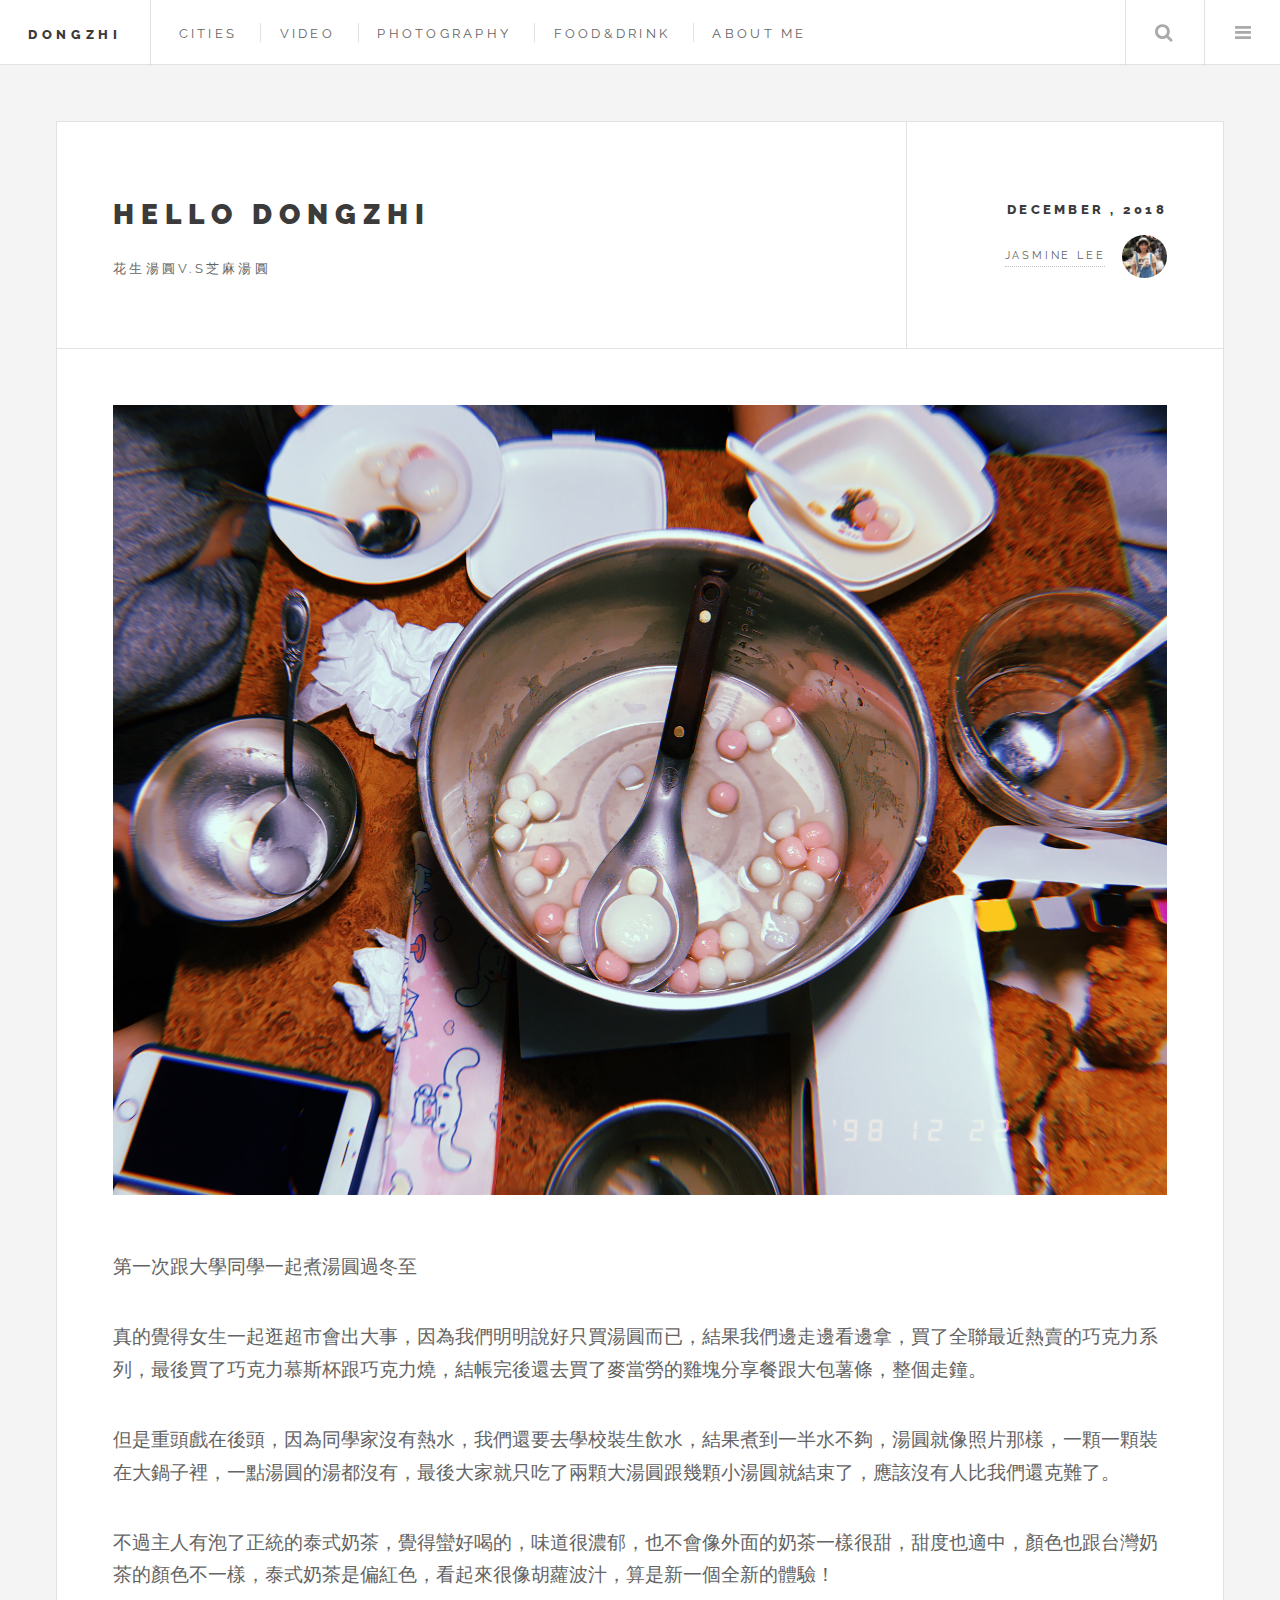
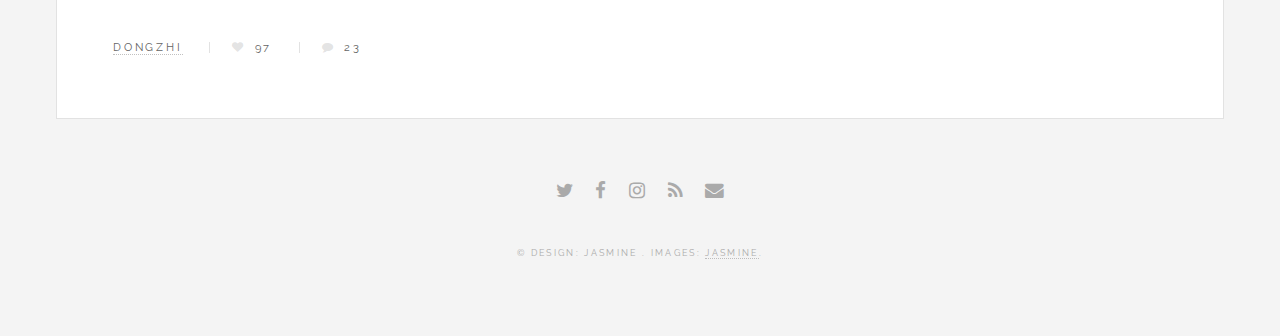
<file: emily.html>
<!DOCTYPE HTML>
<!--
	Future Imperfect by HTML5 UP
	html5up.net | @ajlkn
	Free for personal and commercial use under the CCA 3.0 license (html5up.net/license)
-->
<html>
	<head>
		<title>Single - Future Imperfect by HTML5 UP</title>
		<meta charset="utf-8" />
		<meta name="viewport" content="width=device-width, initial-scale=1, user-scalable=no" />
		<link rel="stylesheet" href="assets/css/main.css" />
	</head>
	<body class="single is-preload">

		<!-- Wrapper -->
			<div id="wrapper">

				<!-- Header -->
					<header id="header">
						<h1><a href="index.html">dongzhi</a></h1>
						<nav class="links">
							<ul>
                                <li><a href="#">CITIES</a></li>
								<li><a href="#">VIDEO</a></li>
								<li><a href="#">PHOTOGRAPHY</a></li>
								<li><a href="#">FOOD&DRINK</a></li>
								<li><a href="#">ABOUT ME</a></li>
							</ul>
						</nav>
						<nav class="main">
							<ul>
								<li class="search">
									<a class="fa-search" href="#search">Search</a>
									<form id="search" method="get" action="#">
										<input type="text" name="query" placeholder="Search" />
									</form>
								</li>
								<li class="menu">
									<a class="fa-bars" href="#menu">Menu</a>
								</li>
							</ul>
						</nav>
					</header>

				<!-- Menu -->
					<section id="menu">

						<!-- Search -->
							<section>
								<form class="search" method="get" action="#">
									<input type="text" name="query" placeholder="Search" />
								</form>
							</section>

						<!-- Links -->
							<section>
								<ul class="links">
									<li>
										<a href="#">
											<h3>花生</h3>
											<p></p>
										</a>
									</li>
									<li>
										<a href="#">
											<h3>芝麻</h3>
											<p></p>
										</a>
									</li>
									<li>
										<a href="#">
											<h3>小湯圓</h3>
											<p></p>
										</a>
									</li>
									<li>
										<a href="#">
											<h3>雞塊分享餐</h3>
											<p></p>
										</a>
									</li>
								</ul>
							</section>

						<!-- Actions -->
							<section>
								<ul class="actions stacked">
									<li><a href="#" class="button large fit">Log In</a></li>
								</ul>
							</section>

					</section>

				<!-- Main -->
					<div id="main">

						<!-- Post -->
							<article class="post">
								<header>
									<div class="title">
										<h2><a href="#">Hello Dongzhi</a></h2>
										<p>花生湯圓v.s芝麻湯圓</p>
									</div>
									<div class="meta">
										<time class="published" datetime="2015-11-01">December , 2018</time>
										<a href="#" class="author"><span class="name">Jasmine Lee</span><img src="img/1293.jpg" alt="" /></a>
									</div>
								</header>
								<span class="image featured"><img src="img/3896b.jpg" alt="" /></span>
								<p>第一次跟大學同學一起煮湯圓過冬至</p>
								<p>真的覺得女生一起逛超市會出大事，因為我們明明說好只買湯圓而已，結果我們邊走邊看邊拿，買了全聯最近熱賣的巧克力系列，最後買了巧克力慕斯杯跟巧克力燒，結帳完後還去買了麥當勞的雞塊分享餐跟大包薯條，整個走鐘。</p>
								<p>但是重頭戲在後頭，因為同學家沒有熱水，我們還要去學校裝生飲水，結果煮到一半水不夠，湯圓就像照片那樣，一顆一顆裝在大鍋子裡，一點湯圓的湯都沒有，最後大家就只吃了兩顆大湯圓跟幾顆小湯圓就結束了，應該沒有人比我們還克難了。</p>
								<p>不過主人有泡了正統的泰式奶茶，覺得蠻好喝的，味道很濃郁，也不會像外面的奶茶一樣很甜，甜度也適中，顏色也跟台灣奶茶的顏色不一樣，泰式奶茶是偏紅色，看起來很像胡蘿波汁，算是新一個全新的體驗！</p>
								<footer>
									<ul class="stats">
										<li><a href="#">dongzhi</a></li>
										<li><a href="#" class="icon fa-heart">97</a></li>
										<li><a href="#" class="icon fa-comment">23</a></li>
									</ul>
								</footer>
							</article>

					</div>

				<!-- Footer -->
					<section id="footer">
						<ul class="icons">
							<li><a href="#" class="fa-twitter"><span class="label">Twitter</span></a></li>
							<li><a href="#" class="fa-facebook"><span class="label">Facebook</span></a></li>
							<li><a href="#" class="fa-instagram"><span class="label">Instagram</span></a></li>
							<li><a href="#" class="fa-rss"><span class="label">RSS</span></a></li>
							<li><a href="#" class="fa-envelope"><span class="label">Email</span></a></li>
						</ul>
						<p class="copyright">&copy;  Design: Jasmine <a href="#"></a>. Images: <a href="#">Jasmine</a>.</p>
					</section>

			</div>

		<!-- Scripts -->
			<script src="assets/js/jquery.min.js"></script>
			<script src="assets/js/browser.min.js"></script>
			<script src="assets/js/breakpoints.min.js"></script>
			<script src="assets/js/util.js"></script>
			<script src="assets/js/main.js"></script>

	</body>
</html>
</file>
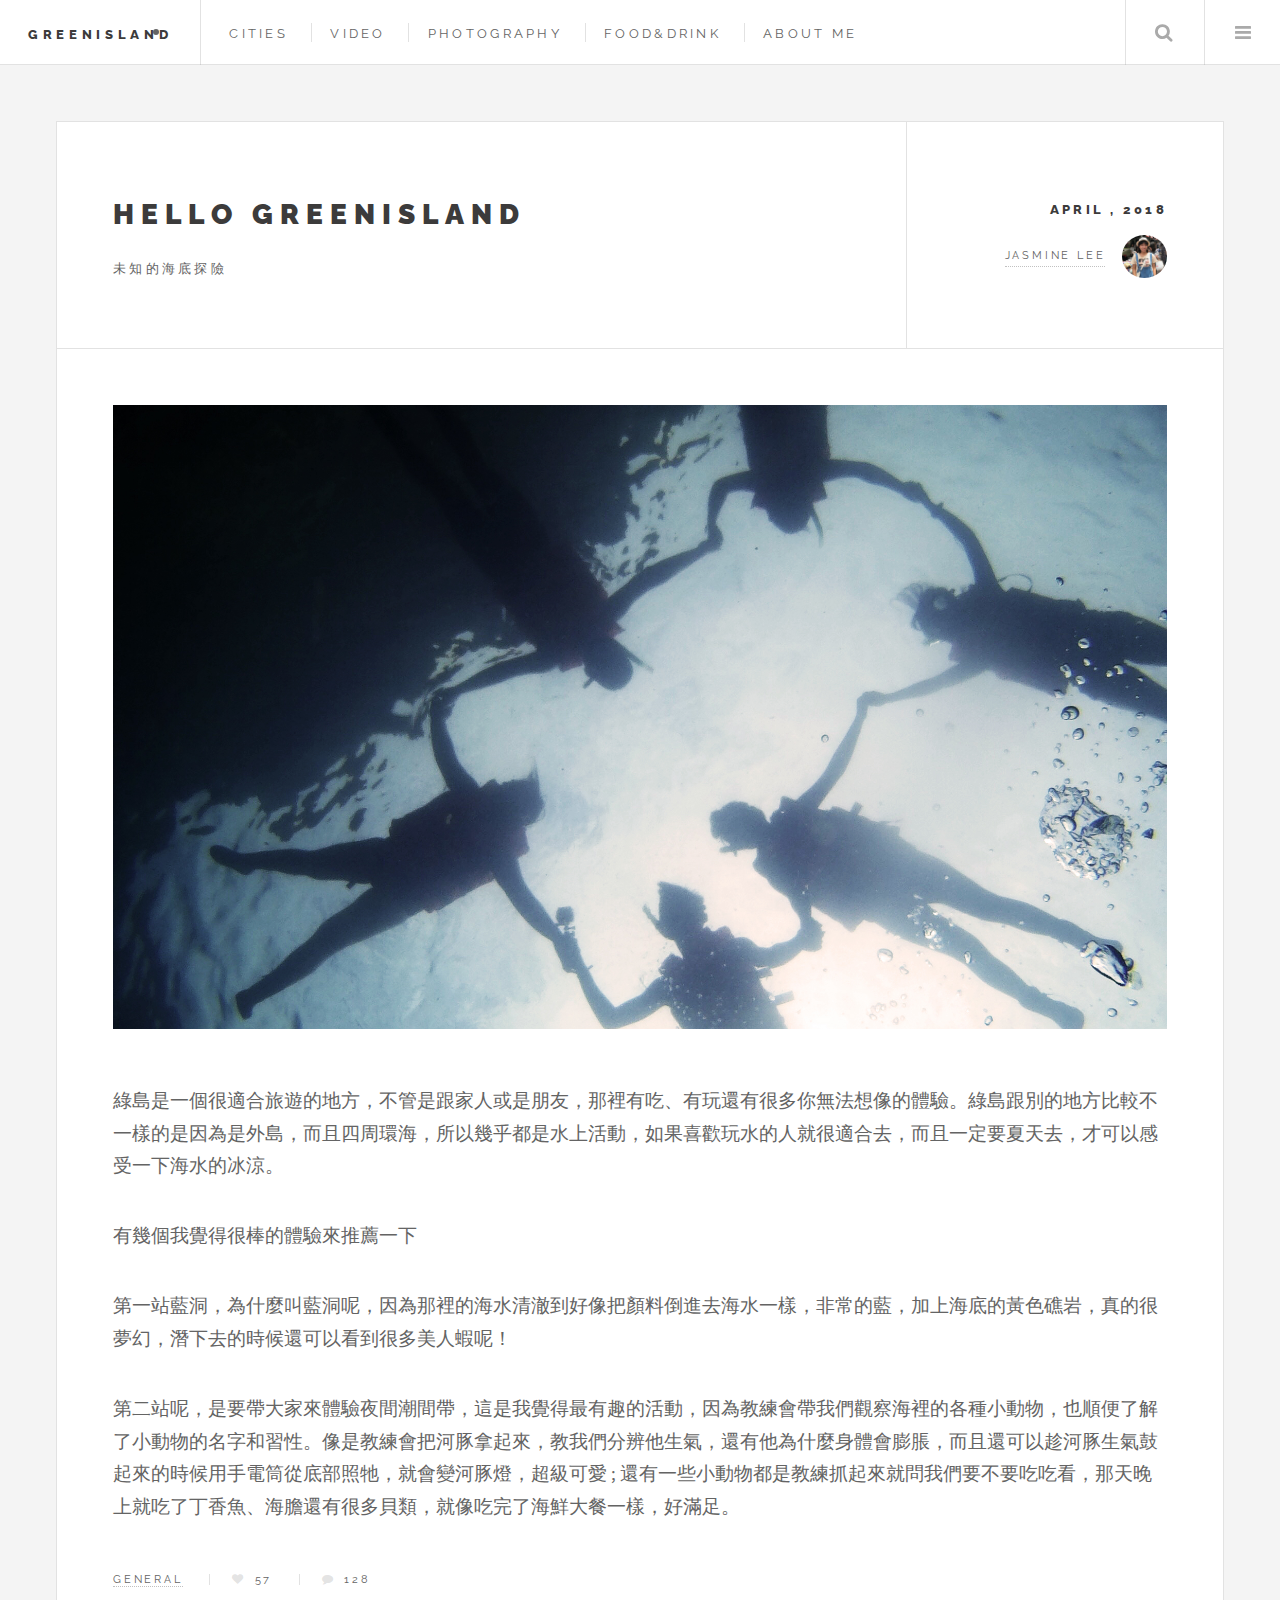
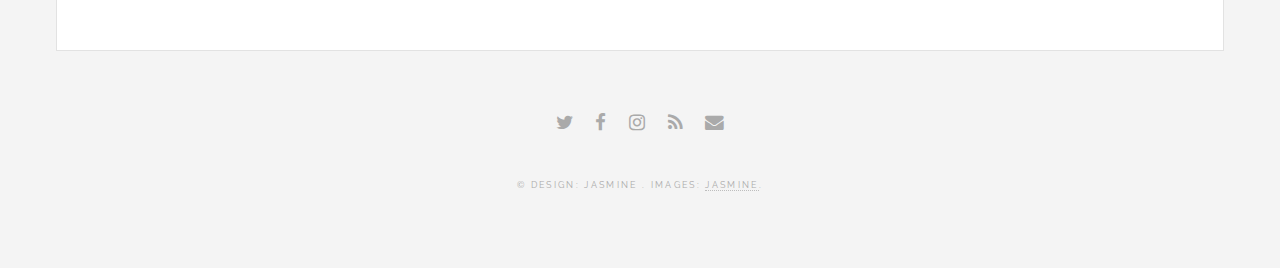
<file: greenisland.html>
<!DOCTYPE HTML>
<!--
	Future Imperfect by HTML5 UP
	html5up.net | @ajlkn
	Free for personal and commercial use under the CCA 3.0 license (html5up.net/license)
-->
<html>
	<head>
		<title>Single - Future Imperfect by HTML5 UP</title>
		<meta charset="utf-8" />
		<meta name="viewport" content="width=device-width, initial-scale=1, user-scalable=no" />
		<link rel="stylesheet" href="assets/css/main.css" />
	</head>
	<body class="single is-preload">

		<!-- Wrapper -->
			<div id="wrapper">

				<!-- Header -->
					<header id="header">
						<h1><a href="index.html">greenisland</a></h1>
						<li><a href=""></a></li>

						<nav class="links">
							<ul>
								<li><a href="#">CITIES</a></li>
								<li><a href="#">VIDEO</a></li>
								<li><a href="#">PHOTOGRAPHY</a></li>
								<li><a href="#">FOOD&DRINK</a></li>
								<li><a href="#">ABOUT ME</a></li>
							</ul>
						</nav>
						<nav class="main">
							<ul>
								<li class="search">
									<a class="fa-search" href="#search">Search</a>
									<form id="search" method="get" action="#">
										<input type="text" name="query" placeholder="Search" />
									</form>
								</li>
								<li class="menu">
									<a class="fa-bars" href="#menu">Menu</a>
								</li>
							</ul>
						</nav>
					</header>

				<!-- Menu -->
					<section id="menu">

						<!-- Search -->
							<section>
								<form class="search" method="get" action="#">
									<input type="text" name="query" placeholder="Search" />
								</form>
							</section>

						<!-- Links -->
							<section>
								<ul class="links">
									<li>
										<a href="#">
											<h3>綠島燈塔</h3>
											<p></p>
										</a>
									</li>
									<li>
										<a href="#">
											<h3>藍洞</h3>
											<p></p>
										</a>
									</li>
									<li>
										<a href="#">
											<h3>朝日溫泉</h3>
											<p></p>
										</a>
									</li>
									<li>
										<a href="#">
											<h3>奇岩巨石</h3>
											<p></p>
										</a>
									</li>
								</ul>
							</section>

						<!-- Actions -->
							<section>
								<ul class="actions stacked">
									<li><a href="#" class="button large fit">Log In</a></li>
								</ul>
							</section>

					</section>

				<!-- Main -->
					<div id="main">

						<!-- Post -->
							<article class="post">
								<header>
									<div class="title">
										<h2><a href="#">Hello Greenisland</a></h2>
										<p>未知的海底探險</p>
									</div>
									<div class="meta">
										<time class="published" datetime="2015-11-01">April , 2018</time>
										<a href="#" class="author"><span class="name">Jasmine Lee</span><img src="img/1293.jpg" alt="" /></a>
									</div>
								</header>
								<span class="image featured"><img src="img/0879new.jpg" alt="" /></span>
								<p>綠島是一個很適合旅遊的地方，不管是跟家人或是朋友，那裡有吃、有玩還有很多你無法想像的體驗。綠島跟別的地方比較不一樣的是因為是外島，而且四周環海，所以幾乎都是水上活動，如果喜歡玩水的人就很適合去，而且一定要夏天去，才可以感受一下海水的冰涼。</p>
								<p>有幾個我覺得很棒的體驗來推薦一下</p>
								<p>第一站藍洞，為什麼叫藍洞呢，因為那裡的海水清澈到好像把顏料倒進去海水一樣，非常的藍，加上海底的黃色礁岩，真的很夢幻，潛下去的時候還可以看到很多美人蝦呢！</p>
								<p>第二站呢，是要帶大家來體驗夜間潮間帶，這是我覺得最有趣的活動，因為教練會帶我們觀察海裡的各種小動物，也順便了解了小動物的名字和習性。像是教練會把河豚拿起來，教我們分辨他生氣，還有他為什麼身體會膨脹，而且還可以趁河豚生氣鼓起來的時候用手電筒從底部照牠，就會變河豚燈，超級可愛 ; 還有一些小動物都是教練抓起來就問我們要不要吃吃看，那天晚上就吃了丁香魚、海膽還有很多貝類，就像吃完了海鮮大餐一樣，好滿足。</p>
								<footer>
									<ul class="stats">
										<li><a href="#">General</a></li>
										<li><a href="#" class="icon fa-heart">57</a></li>
										<li><a href="#" class="icon fa-comment">128</a></li>
									</ul>
								</footer>
							</article>

					</div>

				<!-- Footer -->
					<section id="footer">
						<ul class="icons">
							<li><a href="#" class="fa-twitter"><span class="label">Twitter</span></a></li>
							<li><a href="#" class="fa-facebook"><span class="label">Facebook</span></a></li>
							<li><a href="#" class="fa-instagram"><span class="label">Instagram</span></a></li>
							<li><a href="#" class="fa-rss"><span class="label">RSS</span></a></li>
							<li><a href="#" class="fa-envelope"><span class="label">Email</span></a></li>
						</ul>
						<p class="copyright">&copy;  Design: Jasmine <a href="#"></a>. Images: <a href="#">Jasmine</a>.</p>
					</section>

			</div>

		<!-- Scripts -->
			<script src="assets/js/jquery.min.js"></script>
			<script src="assets/js/browser.min.js"></script>
			<script src="assets/js/breakpoints.min.js"></script>
			<script src="assets/js/util.js"></script>
			<script src="assets/js/main.js"></script>

	</body>
</html>
</file>
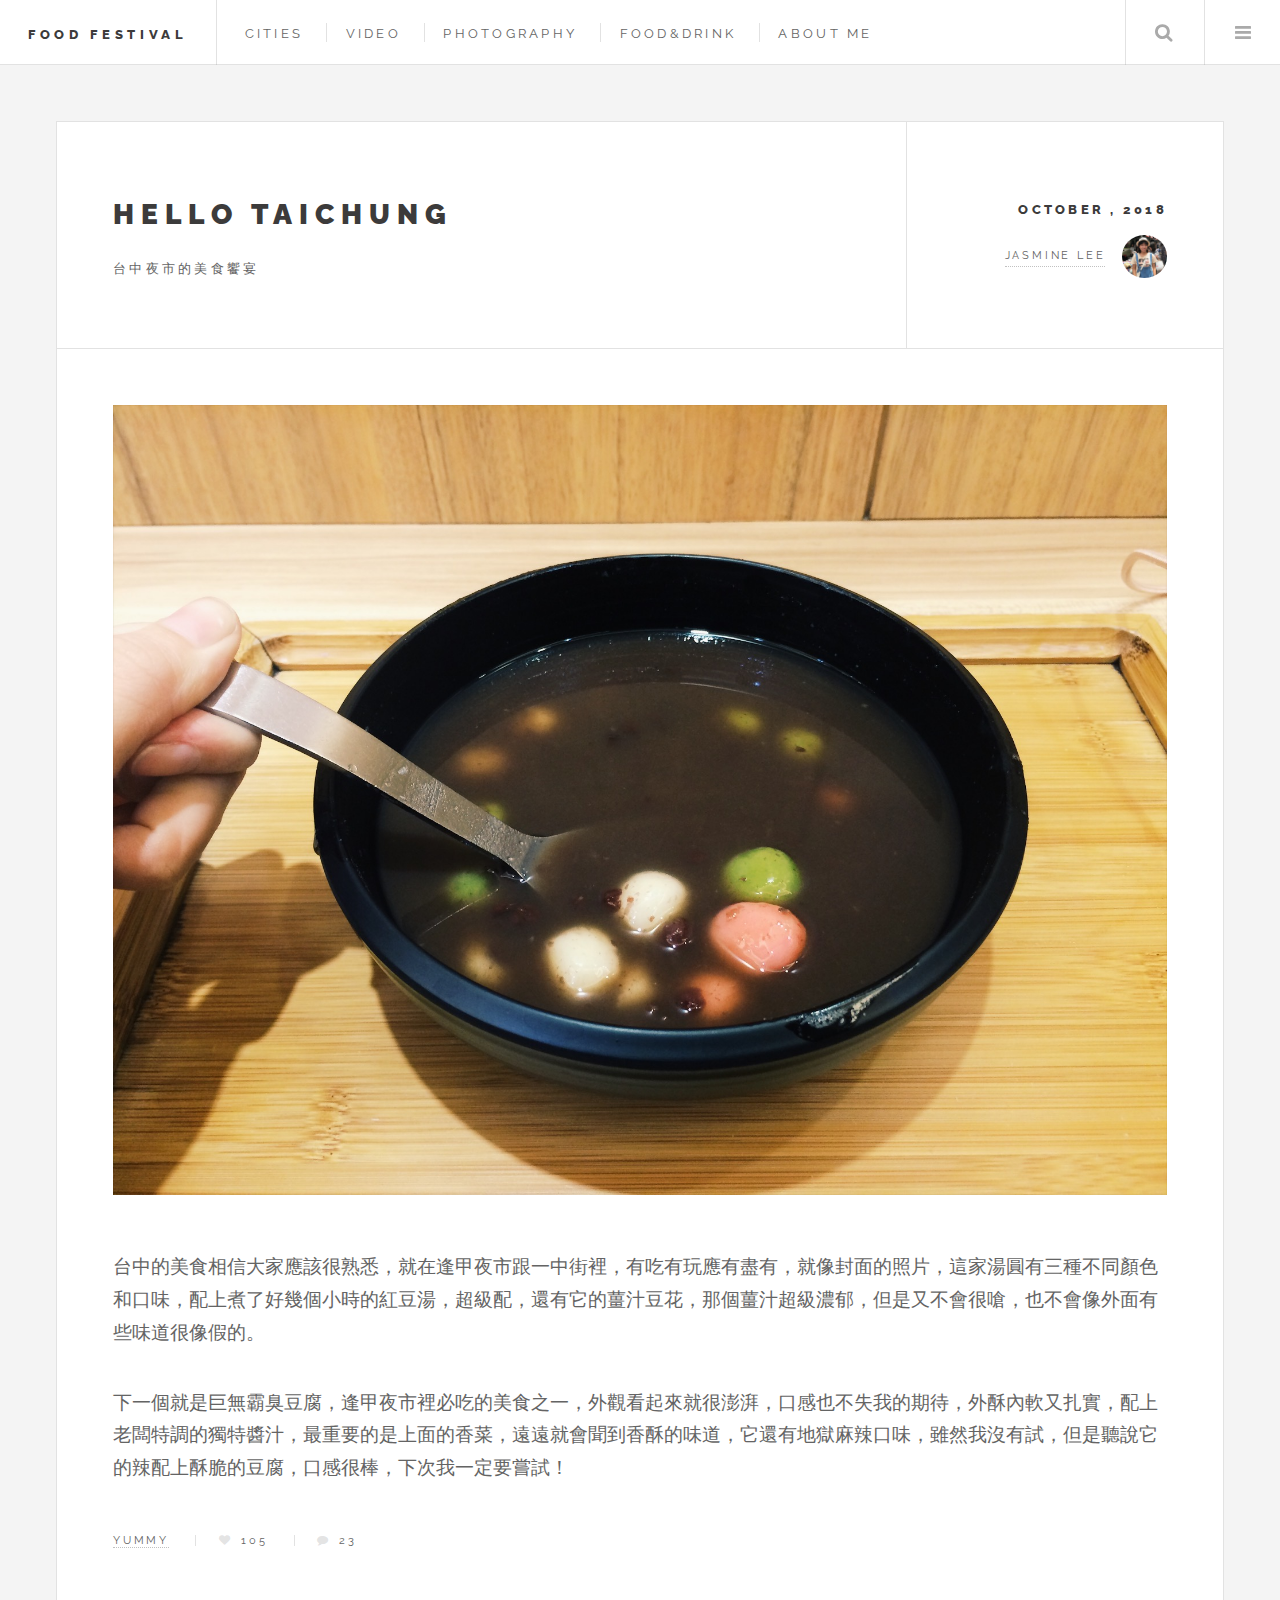
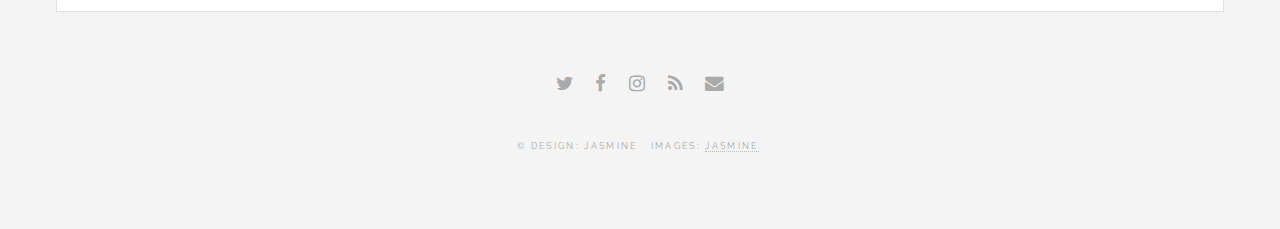
<file: Taichung.html>
<!DOCTYPE HTML>
<!--
	Future Imperfect by HTML5 UP
	html5up.net | @ajlkn
	Free for personal and commercial use under the CCA 3.0 license (html5up.net/license)
-->
<html>
	<head>
		<title>Single - Future Imperfect by HTML5 UP</title>
		<meta charset="utf-8" />
		<meta name="viewport" content="width=device-width, initial-scale=1, user-scalable=no" />
		<link rel="stylesheet" href="assets/css/main.css" />
	</head>
	<body class="single is-preload">

		<!-- Wrapper -->
			<div id="wrapper">

				<!-- Header -->
					<header id="header">
						<h1><a href="index.html">food festival</a></h1>
						<nav class="links">
							<ul>
								<li><a href="#">CITIES</a></li>
								<li><a href="#">VIDEO</a></li>
								<li><a href="#">PHOTOGRAPHY</a></li>
								<li><a href="#">FOOD&DRINK</a></li>
								<li><a href="#">ABOUT ME</a></li>
							</ul>
						</nav>
						<nav class="main">
							<ul>
								<li class="search">
									<a class="fa-search" href="#search">Search</a>
									<form id="search" method="get" action="#">
										<input type="text" name="query" placeholder="Search" />
									</form>
								</li>
								<li class="menu">
									<a class="fa-bars" href="#menu">Menu</a>
								</li>
							</ul>
						</nav>
					</header>

				<!-- Menu -->
					<section id="menu">

						<!-- Search -->
							<section>
								<form class="search" method="get" action="#">
									<input type="text" name="query" placeholder="Search" />
								</form>
							</section>

						<!-- Links -->
							<section>
								<ul class="links">
									<li>
										<a href="#">
											<h3>炸雞</h3>
											<p></p>
										</a>
									</li>
									<li>
										<a href="#">
											<h3>巨無霸臭豆腐</h3>
											<p></p>
										</a>
									</li>
									<li>
										<a href="#">
											<h3>木瓜牛奶</h3>
											<p></p>
										</a>
									</li>
									<li>
										<a href="#">
											<h3>烤蝦</h3>
											<p></p>
										</a>
									</li>
								</ul>
							</section>

						<!-- Actions -->
							<section>
								<ul class="actions stacked">
									<li><a href="#" class="button large fit">Log In</a></li>
								</ul>
							</section>

					</section>

				<!-- Main -->
					<div id="main">

						<!-- Post -->
							<article class="post">
								<header>
									<div class="title">
										<h2><a href="#">Hello 
										Taichung</a></h2>
										<p>台中夜市的美食饗宴</p>
									</div>
									<div class="meta">
										<time class="published" datetime="2015-11-01">October , 2018</time>
										<a href="#" class="author"><span class="name">Jasmine Lee</span><img src="img/1293.jpg" alt="" /></a>
									</div>
								</header>
								<span class="image featured"><img src="img/IMG_3878.jpeg" alt="" /></span>
								<p>台中的美食相信大家應該很熟悉，就在逢甲夜市跟一中街裡，有吃有玩應有盡有，就像封面的照片，這家湯圓有三種不同顏色和口味，配上煮了好幾個小時的紅豆湯，超級配，還有它的薑汁豆花，那個薑汁超級濃郁，但是又不會很嗆，也不會像外面有些味道很像假的。</p>
								<p>下一個就是巨無霸臭豆腐，逢甲夜市裡必吃的美食之一，外觀看起來就很澎湃，口感也不失我的期待，外酥內軟又扎實，配上老闆特調的獨特醬汁，最重要的是上面的香菜，遠遠就會聞到香酥的味道，它還有地獄麻辣口味，雖然我沒有試，但是聽說它的辣配上酥脆的豆腐，口感很棒，下次我一定要嘗試！</p>
								<footer>
									<ul class="stats">
										<li><a href="#">yummy</a></li>
										<li><a href="#" class="icon fa-heart">105</a></li>
										<li><a href="#" class="icon fa-comment">23</a></li>
									</ul>
								</footer>
							</article>

					</div>

				<!-- Footer -->
					<section id="footer">
						<ul class="icons">
							<li><a href="#" class="fa-twitter"><span class="label">Twitter</span></a></li>
							<li><a href="#" class="fa-facebook"><span class="label">Facebook</span></a></li>
							<li><a href="https://www.instagram.com/explore/locations/270904344/" class="fa-instagram"><span class="label">Instagram</span></a></li>
							<li><a href="#" class="fa-rss"><span class="label">RSS</span></a></li>
							<li><a href="#" class="fa-envelope"><span class="label">Email</span></a></li>
						</ul>
						<p class="copyright">&copy;  Design: Jasmine <a href="#"></a>. Images: <a href="#">Jasmine</a>.</p>
					</section>

			</div>

		<!-- Scripts -->
			<script src="assets/js/jquery.min.js"></script>
			<script src="assets/js/browser.min.js"></script>
			<script src="assets/js/breakpoints.min.js"></script>
			<script src="assets/js/util.js"></script>
			<script src="assets/js/main.js"></script>

	</body>
</html>
</file>
<file: assets/css/main.css>
@import url(font-awesome.min.css);
@import url("https://fonts.googleapis.com/css?family=Source+Sans+Pro:400,700|Raleway:400,800,900");

/*
	Future Imperfect by HTML5 UP
	html5up.net | @ajlkn
	Free for personal and commercial use under the CCA 3.0 license (html5up.net/license)
*/

html, body, div, span, applet, object,
iframe, h1, h2, h3, h4, h5, h6, p, blockquote,
pre, a, abbr, acronym, address, big, cite,
code, del, dfn, em, img, ins, kbd, q, s, samp,
small, strike, strong, sub, sup, tt, var, b,
u, i, center, dl, dt, dd, ol, ul, li, fieldset,
form, label, legend, table, caption, tbody,
tfoot, thead, tr, th, td, article, aside,
canvas, details, embed, figure, figcaption,
footer, header, hgroup, menu, nav, output, ruby,
section, summary, time, mark, audio, video {
	margin: 0;
	padding: 0;
	border: 0;
	font-size: 100%;
	font: inherit;
	vertical-align: baseline;}

article, aside, details, figcaption, figure,
footer, header, hgroup, menu, nav, section {
	display: block;}

body {
	line-height: 1;
}

ol, ul {
	list-style: none;
}

blockquote, q {
	quotes: none;
}

	blockquote:before, blockquote:after, q:before, q:after {
		content: '';
		content: none;
	}

table {
	border-collapse: collapse;
	border-spacing: 0;
}

body {
	-webkit-text-size-adjust: none;
}

mark {
	background-color: transparent;
	color: inherit;
}

input::-moz-focus-inner {
	border: 0;
	padding: 0;
}

input, select, textarea {
	-moz-appearance: none;
	-webkit-appearance: none;
	-ms-appearance: none;
	appearance: none;
}

/* Basic */

	@-ms-viewport {
		width: device-width;
	}

	body {
		-ms-overflow-style: scrollbar;
	}

	@media screen and (max-width: 480px) {

		html, body {
			min-width: 320px;
		}

	}

	html {
		box-sizing: border-box;
	}

	*, *:before, *:after {
		box-sizing: inherit;
	}

	body {
		background: #f4f4f4;
	}

		body.is-preload *, body.is-preload *:before, body.is-preload *:after {
			-moz-animation: none !important;
			-webkit-animation: none !important;
			-ms-animation: none !important;
			animation: none !important;
			-moz-transition: none !important;
			-webkit-transition: none !important;
			-ms-transition: none !important;
			transition: none !important;
		}

/* Type */

	body, input, select, textarea {
		color: #646464;
		font-family: "Source Sans Pro", Helvetica, sans-serif;
		font-size: 14pt;
		font-weight: 400;
		line-height: 1.75;
	}

		@media screen and (max-width: 1680px) {

			body, input, select, textarea {
				font-size: 14pt;
			}

		}

		@media screen and (max-width: 1280px) {

			body, input, select, textarea {
				font-size: 14pt;
			}

		}

		@media screen and (max-width: 980px) {

			body, input, select, textarea {
				font-size: 14pt;
			}

		}

		@media screen and (max-width: 736px) {

			body, input, select, textarea {
				font-size: 10pt;
			}

		}

		@media screen and (max-width: 480px) {

			body, input, select, textarea {
				font-size: 10pt;
			}

		}

	a {
		-moz-transition: color 0.2s ease, border-bottom-color 0.2s ease;
		-webkit-transition: color 0.2s ease, border-bottom-color 0.2s ease;
		-ms-transition: color 0.2s ease, border-bottom-color 0.2s ease;
		transition: color 0.2s ease, border-bottom-color 0.2s ease;
		border-bottom: dotted 1px rgba(160, 160, 160, 0.65);
		color: inherit;
		text-decoration: none;
	}

		a:before {
			-moz-transition: color 0.2s ease;
			-webkit-transition: color 0.2s ease;
			-ms-transition: color 0.2s ease;
			transition: color 0.2s ease;
		}

		a:hover {
			border-bottom-color: transparent;
			color: #2ebaae !important;
		}

			a:hover:before {
				color: #2ebaae !important;
			}

	strong, b {
		color: #3c3b3b;
		font-weight: 700;
	}

	em, i {
		font-style: italic;
	}

	p {
		margin: 0 0 2em 0;
	}

	h1, h2, h3, h4, h5, h6 {
		color: #3c3b3b;
		font-family: "Raleway", Helvetica, sans-serif;
		font-weight: 800;
		letter-spacing: 0.25em;
		line-height: 1.65;
		margin: 0 0 1em 0;
		text-transform: uppercase;
	}

		h1 a, h2 a, h3 a, h4 a, h5 a, h6 a {
			color: inherit;
			border-bottom: 0;
		}

	h2 {
		font-size: 1.1em;
	}

	h3 {
		font-size: 0.9em;
	}

	h4 {
		font-size: 0.7em;
	}

	h5 {
		font-size: 0.7em;
	}

	h6 {
		font-size: 0.7em;
	}

	sub {
		font-size: 0.8em;
		position: relative;
		top: 0.5em;
	}

	sup {
		font-size: 0.8em;
		position: relative;
		top: -0.5em;
	}

	blockquote {
		border-left: solid 4px rgba(160, 160, 160, 0.3);
		font-style: italic;
		margin: 0 0 2em 0;
		padding: 0.5em 0 0.5em 2em;
	}

	code {
		background: rgba(160, 160, 160, 0.075);
		border: solid 1px rgba(160, 160, 160, 0.3);
		font-family: "Courier New", monospace;
		font-size: 0.9em;
		margin: 0 0.25em;
		padding: 0.25em 0.65em;
	}

	pre {
		-webkit-overflow-scrolling: touch;
		font-family: "Courier New", monospace;
		font-size: 0.9em;
		margin: 0 0 2em 0;
	}

		pre code {
			display: block;
			line-height: 1.75em;
			padding: 1em 1.5em;
			overflow-x: auto;
		}

	hr {
		border: 0;
		border-bottom: solid 1px rgba(160, 160, 160, 0.3);
		margin: 2em 0;
	}

		hr.major {
			margin: 3em 0;
		}

	.align-left {
		text-align: left;
	}

	.align-center {
		text-align: center;
	}

	.align-right {
		text-align: right;
	}

/* Row */

	.row {
		display: flex;
		flex-wrap: wrap;
		box-sizing: border-box;
		align-items: stretch;
	}

		.row > * {
			box-sizing: border-box;
		}

		.row.gtr-uniform > * > :last-child {
			margin-bottom: 0;
		}

		.row.aln-left {
			justify-content: flex-start;
		}

		.row.aln-center {
			justify-content: center;
		}

		.row.aln-right {
			justify-content: flex-end;
		}

		.row.aln-top {
			align-items: flex-start;
		}

		.row.aln-middle {
			align-items: center;
		}

		.row.aln-bottom {
			align-items: flex-end;
		}

		.row > .imp {
			order: -1;
		}

		.row > .col-1 {
			width: 8.3333333333%;
		}

		.row > .off-1 {
			margin-left: 8.3333333333%;
		}

		.row > .col-2 {
			width: 16.6666666667%;
		}

		.row > .off-2 {
			margin-left: 16.6666666667%;
		}

		.row > .col-3 {
			width: 25%;
		}

		.row > .off-3 {
			margin-left: 25%;
		}

		.row > .col-4 {
			width: 33.3333333333%;
		}

		.row > .off-4 {
			margin-left: 33.3333333333%;
		}

		.row > .col-5 {
			width: 41.6666666667%;
		}

		.row > .off-5 {
			margin-left: 41.6666666667%;
		}

		.row > .col-6 {
			width: 50%;
		}

		.row > .off-6 {
			margin-left: 50%;
		}

		.row > .col-7 {
			width: 58.3333333333%;
		}

		.row > .off-7 {
			margin-left: 58.3333333333%;
		}

		.row > .col-8 {
			width: 66.6666666667%;
		}

		.row > .off-8 {
			margin-left: 66.6666666667%;
		}

		.row > .col-9 {
			width: 75%;
		}

		.row > .off-9 {
			margin-left: 75%;
		}

		.row > .col-10 {
			width: 83.3333333333%;
		}

		.row > .off-10 {
			margin-left: 83.3333333333%;
		}

		.row > .col-11 {
			width: 91.6666666667%;
		}

		.row > .off-11 {
			margin-left: 91.6666666667%;
		}

		.row > .col-12 {
			width: 100%;
		}

		.row > .off-12 {
			margin-left: 100%;
		}

		.row.gtr-0 {
			margin-top: 0;
			margin-left: 0em;
		}

			.row.gtr-0 > * {
				padding: 0 0 0 0em;
			}

			.row.gtr-0.gtr-uniform {
				margin-top: 0em;
			}

				.row.gtr-0.gtr-uniform > * {
					padding-top: 0em;
				}

		.row.gtr-25 {
			margin-top: 0;
			margin-left: -0.25em;
		}

			.row.gtr-25 > * {
				padding: 0 0 0 0.25em;
			}

			.row.gtr-25.gtr-uniform {
				margin-top: -0.25em;
			}

				.row.gtr-25.gtr-uniform > * {
					padding-top: 0.25em;
				}

		.row.gtr-50 {
			margin-top: 0;
			margin-left: -0.5em;
		}

			.row.gtr-50 > * {
				padding: 0 0 0 0.5em;
			}

			.row.gtr-50.gtr-uniform {
				margin-top: -0.5em;
			}

				.row.gtr-50.gtr-uniform > * {
					padding-top: 0.5em;
				}

		.row {
			margin-top: 0;
			margin-left: -1em;
		}

			.row > * {
				padding: 0 0 0 1em;
			}

			.row.gtr-uniform {
				margin-top: -1em;
			}

				.row.gtr-uniform > * {
					padding-top: 1em;
				}

		.row.gtr-150 {
			margin-top: 0;
			margin-left: -1.5em;
		}

			.row.gtr-150 > * {
				padding: 0 0 0 1.5em;
			}

			.row.gtr-150.gtr-uniform {
				margin-top: -1.5em;
			}

				.row.gtr-150.gtr-uniform > * {
					padding-top: 1.5em;
				}

		.row.gtr-200 {
			margin-top: 0;
			margin-left: -2em;
		}

			.row.gtr-200 > * {
				padding: 0 0 0 2em;
			}

			.row.gtr-200.gtr-uniform {
				margin-top: -2em;
			}

				.row.gtr-200.gtr-uniform > * {
					padding-top: 2em;
				}

		@media screen and (max-width: 1680px) {

			.row {
				display: flex;
				flex-wrap: wrap;
				box-sizing: border-box;
				align-items: stretch;
			}

				.row > * {
					box-sizing: border-box;
				}

				.row.gtr-uniform > * > :last-child {
					margin-bottom: 0;
				}

				.row.aln-left {
					justify-content: flex-start;
				}

				.row.aln-center {
					justify-content: center;
				}

				.row.aln-right {
					justify-content: flex-end;
				}

				.row.aln-top {
					align-items: flex-start;
				}

				.row.aln-middle {
					align-items: center;
				}

				.row.aln-bottom {
					align-items: flex-end;
				}

				.row > .imp-xlarge {
					order: -1;
				}

				.row > .col-1-xlarge {
					width: 8.3333333333%;
				}

				.row > .off-1-xlarge {
					margin-left: 8.3333333333%;
				}

				.row > .col-2-xlarge {
					width: 16.6666666667%;
				}

				.row > .off-2-xlarge {
					margin-left: 16.6666666667%;
				}

				.row > .col-3-xlarge {
					width: 25%;
				}

				.row > .off-3-xlarge {
					margin-left: 25%;
				}

				.row > .col-4-xlarge {
					width: 33.3333333333%;
				}

				.row > .off-4-xlarge {
					margin-left: 33.3333333333%;
				}

				.row > .col-5-xlarge {
					width: 41.6666666667%;
				}

				.row > .off-5-xlarge {
					margin-left: 41.6666666667%;
				}

				.row > .col-6-xlarge {
					width: 50%;
				}

				.row > .off-6-xlarge {
					margin-left: 50%;
				}

				.row > .col-7-xlarge {
					width: 58.3333333333%;
				}

				.row > .off-7-xlarge {
					margin-left: 58.3333333333%;
				}

				.row > .col-8-xlarge {
					width: 66.6666666667%;
				}

				.row > .off-8-xlarge {
					margin-left: 66.6666666667%;
				}

				.row > .col-9-xlarge {
					width: 75%;
				}

				.row > .off-9-xlarge {
					margin-left: 75%;
				}

				.row > .col-10-xlarge {
					width: 83.3333333333%;
				}

				.row > .off-10-xlarge {
					margin-left: 83.3333333333%;
				}

				.row > .col-11-xlarge {
					width: 91.6666666667%;
				}

				.row > .off-11-xlarge {
					margin-left: 91.6666666667%;
				}

				.row > .col-12-xlarge {
					width: 100%;
				}

				.row > .off-12-xlarge {
					margin-left: 100%;
				}

				.row.gtr-0 {
					margin-top: 0;
					margin-left: 0em;
				}

					.row.gtr-0 > * {
						padding: 0 0 0 0em;
					}

					.row.gtr-0.gtr-uniform {
						margin-top: 0em;
					}

						.row.gtr-0.gtr-uniform > * {
							padding-top: 0em;
						}

				.row.gtr-25 {
					margin-top: 0;
					margin-left: -0.25em;
				}

					.row.gtr-25 > * {
						padding: 0 0 0 0.25em;
					}

					.row.gtr-25.gtr-uniform {
						margin-top: -0.25em;
					}

						.row.gtr-25.gtr-uniform > * {
							padding-top: 0.25em;
						}

				.row.gtr-50 {
					margin-top: 0;
					margin-left: -0.5em;
				}

					.row.gtr-50 > * {
						padding: 0 0 0 0.5em;
					}

					.row.gtr-50.gtr-uniform {
						margin-top: -0.5em;
					}

						.row.gtr-50.gtr-uniform > * {
							padding-top: 0.5em;
						}

				.row {
					margin-top: 0;
					margin-left: -1em;
				}

					.row > * {
						padding: 0 0 0 1em;
					}

					.row.gtr-uniform {
						margin-top: -1em;
					}

						.row.gtr-uniform > * {
							padding-top: 1em;
						}

				.row.gtr-150 {
					margin-top: 0;
					margin-left: -1.5em;
				}

					.row.gtr-150 > * {
						padding: 0 0 0 1.5em;
					}

					.row.gtr-150.gtr-uniform {
						margin-top: -1.5em;
					}

						.row.gtr-150.gtr-uniform > * {
							padding-top: 1.5em;
						}

				.row.gtr-200 {
					margin-top: 0;
					margin-left: -2em;
				}

					.row.gtr-200 > * {
						padding: 0 0 0 2em;
					}

					.row.gtr-200.gtr-uniform {
						margin-top: -2em;
					}

						.row.gtr-200.gtr-uniform > * {
							padding-top: 2em;
						}

		}

		@media screen and (max-width: 1280px) {

			.row {
				display: flex;
				flex-wrap: wrap;
				box-sizing: border-box;
				align-items: stretch;
			}

				.row > * {
					box-sizing: border-box;
				}

				.row.gtr-uniform > * > :last-child {
					margin-bottom: 0;
				}

				.row.aln-left {
					justify-content: flex-start;
				}

				.row.aln-center {
					justify-content: center;
				}

				.row.aln-right {
					justify-content: flex-end;
				}

				.row.aln-top {
					align-items: flex-start;
				}

				.row.aln-middle {
					align-items: center;
				}

				.row.aln-bottom {
					align-items: flex-end;
				}

				.row > .imp-large {
					order: -1;
				}

				.row > .col-1-large {
					width: 8.3333333333%;
				}

				.row > .off-1-large {
					margin-left: 8.3333333333%;
				}

				.row > .col-2-large {
					width: 16.6666666667%;
				}

				.row > .off-2-large {
					margin-left: 16.6666666667%;
				}

				.row > .col-3-large {
					width: 25%;
				}

				.row > .off-3-large {
					margin-left: 25%;
				}

				.row > .col-4-large {
					width: 33.3333333333%;
				}

				.row > .off-4-large {
					margin-left: 33.3333333333%;
				}

				.row > .col-5-large {
					width: 41.6666666667%;
				}

				.row > .off-5-large {
					margin-left: 41.6666666667%;
				}

				.row > .col-6-large {
					width: 50%;
				}

				.row > .off-6-large {
					margin-left: 50%;
				}

				.row > .col-7-large {
					width: 58.3333333333%;
				}

				.row > .off-7-large {
					margin-left: 58.3333333333%;
				}

				.row > .col-8-large {
					width: 66.6666666667%;
				}

				.row > .off-8-large {
					margin-left: 66.6666666667%;
				}

				.row > .col-9-large {
					width: 75%;
				}

				.row > .off-9-large {
					margin-left: 75%;
				}

				.row > .col-10-large {
					width: 83.3333333333%;
				}

				.row > .off-10-large {
					margin-left: 83.3333333333%;
				}

				.row > .col-11-large {
					width: 91.6666666667%;
				}

				.row > .off-11-large {
					margin-left: 91.6666666667%;
				}

				.row > .col-12-large {
					width: 100%;
				}

				.row > .off-12-large {
					margin-left: 100%;
				}

				.row.gtr-0 {
					margin-top: 0;
					margin-left: 0em;
				}

					.row.gtr-0 > * {
						padding: 0 0 0 0em;
					}

					.row.gtr-0.gtr-uniform {
						margin-top: 0em;
					}

						.row.gtr-0.gtr-uniform > * {
							padding-top: 0em;
						}

				.row.gtr-25 {
					margin-top: 0;
					margin-left: -0.25em;
				}

					.row.gtr-25 > * {
						padding: 0 0 0 0.25em;
					}

					.row.gtr-25.gtr-uniform {
						margin-top: -0.25em;
					}

						.row.gtr-25.gtr-uniform > * {
							padding-top: 0.25em;
						}

				.row.gtr-50 {
					margin-top: 0;
					margin-left: -0.5em;
				}

					.row.gtr-50 > * {
						padding: 0 0 0 0.5em;
					}

					.row.gtr-50.gtr-uniform {
						margin-top: -0.5em;
					}

						.row.gtr-50.gtr-uniform > * {
							padding-top: 0.5em;
						}

				.row {
					margin-top: 0;
					margin-left: -1em;
				}

					.row > * {
						padding: 0 0 0 1em;
					}

					.row.gtr-uniform {
						margin-top: -1em;
					}

						.row.gtr-uniform > * {
							padding-top: 1em;
						}

				.row.gtr-150 {
					margin-top: 0;
					margin-left: -1.5em;
				}

					.row.gtr-150 > * {
						padding: 0 0 0 1.5em;
					}

					.row.gtr-150.gtr-uniform {
						margin-top: -1.5em;
					}

						.row.gtr-150.gtr-uniform > * {
							padding-top: 1.5em;
						}

				.row.gtr-200 {
					margin-top: 0;
					margin-left: -2em;
				}

					.row.gtr-200 > * {
						padding: 0 0 0 2em;
					}

					.row.gtr-200.gtr-uniform {
						margin-top: -2em;
					}

						.row.gtr-200.gtr-uniform > * {
							padding-top: 2em;
						}

		}

		@media screen and (max-width: 980px) {

			.row {
				display: flex;
				flex-wrap: wrap;
				box-sizing: border-box;
				align-items: stretch;
			}

				.row > * {
					box-sizing: border-box;
				}

				.row.gtr-uniform > * > :last-child {
					margin-bottom: 0;
				}

				.row.aln-left {
					justify-content: flex-start;
				}

				.row.aln-center {
					justify-content: center;
				}

				.row.aln-right {
					justify-content: flex-end;
				}

				.row.aln-top {
					align-items: flex-start;
				}

				.row.aln-middle {
					align-items: center;
				}

				.row.aln-bottom {
					align-items: flex-end;
				}

				.row > .imp-medium {
					order: -1;
				}

				.row > .col-1-medium {
					width: 8.3333333333%;
				}

				.row > .off-1-medium {
					margin-left: 8.3333333333%;
				}

				.row > .col-2-medium {
					width: 16.6666666667%;
				}

				.row > .off-2-medium {
					margin-left: 16.6666666667%;
				}

				.row > .col-3-medium {
					width: 25%;
				}

				.row > .off-3-medium {
					margin-left: 25%;
				}

				.row > .col-4-medium {
					width: 33.3333333333%;
				}

				.row > .off-4-medium {
					margin-left: 33.3333333333%;
				}

				.row > .col-5-medium {
					width: 41.6666666667%;
				}

				.row > .off-5-medium {
					margin-left: 41.6666666667%;
				}

				.row > .col-6-medium {
					width: 50%;
				}

				.row > .off-6-medium {
					margin-left: 50%;
				}

				.row > .col-7-medium {
					width: 58.3333333333%;
				}

				.row > .off-7-medium {
					margin-left: 58.3333333333%;
				}

				.row > .col-8-medium {
					width: 66.6666666667%;
				}

				.row > .off-8-medium {
					margin-left: 66.6666666667%;
				}

				.row > .col-9-medium {
					width: 75%;
				}

				.row > .off-9-medium {
					margin-left: 75%;
				}

				.row > .col-10-medium {
					width: 83.3333333333%;
				}

				.row > .off-10-medium {
					margin-left: 83.3333333333%;
				}

				.row > .col-11-medium {
					width: 91.6666666667%;
				}

				.row > .off-11-medium {
					margin-left: 91.6666666667%;
				}

				.row > .col-12-medium {
					width: 100%;
				}

				.row > .off-12-medium {
					margin-left: 100%;
				}

				.row.gtr-0 {
					margin-top: 0;
					margin-left: 0em;
				}

					.row.gtr-0 > * {
						padding: 0 0 0 0em;
					}

					.row.gtr-0.gtr-uniform {
						margin-top: 0em;
					}

						.row.gtr-0.gtr-uniform > * {
							padding-top: 0em;
						}

				.row.gtr-25 {
					margin-top: 0;
					margin-left: -0.25em;
				}

					.row.gtr-25 > * {
						padding: 0 0 0 0.25em;
					}

					.row.gtr-25.gtr-uniform {
						margin-top: -0.25em;
					}

						.row.gtr-25.gtr-uniform > * {
							padding-top: 0.25em;
						}

				.row.gtr-50 {
					margin-top: 0;
					margin-left: -0.5em;
				}

					.row.gtr-50 > * {
						padding: 0 0 0 0.5em;
					}

					.row.gtr-50.gtr-uniform {
						margin-top: -0.5em;
					}

						.row.gtr-50.gtr-uniform > * {
							padding-top: 0.5em;
						}

				.row {
					margin-top: 0;
					margin-left: -1em;
				}

					.row > * {
						padding: 0 0 0 1em;
					}

					.row.gtr-uniform {
						margin-top: -1em;
					}

						.row.gtr-uniform > * {
							padding-top: 1em;
						}

				.row.gtr-150 {
					margin-top: 0;
					margin-left: -1.5em;
				}

					.row.gtr-150 > * {
						padding: 0 0 0 1.5em;
					}

					.row.gtr-150.gtr-uniform {
						margin-top: -1.5em;
					}

						.row.gtr-150.gtr-uniform > * {
							padding-top: 1.5em;
						}

				.row.gtr-200 {
					margin-top: 0;
					margin-left: -2em;
				}

					.row.gtr-200 > * {
						padding: 0 0 0 2em;
					}

					.row.gtr-200.gtr-uniform {
						margin-top: -2em;
					}

						.row.gtr-200.gtr-uniform > * {
							padding-top: 2em;
						}

		}

		@media screen and (max-width: 736px) {

			.row {
				display: flex;
				flex-wrap: wrap;
				box-sizing: border-box;
				align-items: stretch;
			}

				.row > * {
					box-sizing: border-box;
				}

				.row.gtr-uniform > * > :last-child {
					margin-bottom: 0;
				}

				.row.aln-left {
					justify-content: flex-start;
				}

				.row.aln-center {
					justify-content: center;
				}

				.row.aln-right {
					justify-content: flex-end;
				}

				.row.aln-top {
					align-items: flex-start;
				}

				.row.aln-middle {
					align-items: center;
				}

				.row.aln-bottom {
					align-items: flex-end;
				}

				.row > .imp-small {
					order: -1;
				}

				.row > .col-1-small {
					width: 8.3333333333%;
				}

				.row > .off-1-small {
					margin-left: 8.3333333333%;
				}

				.row > .col-2-small {
					width: 16.6666666667%;
				}

				.row > .off-2-small {
					margin-left: 16.6666666667%;
				}

				.row > .col-3-small {
					width: 25%;
				}

				.row > .off-3-small {
					margin-left: 25%;
				}

				.row > .col-4-small {
					width: 33.3333333333%;
				}

				.row > .off-4-small {
					margin-left: 33.3333333333%;
				}

				.row > .col-5-small {
					width: 41.6666666667%;
				}

				.row > .off-5-small {
					margin-left: 41.6666666667%;
				}

				.row > .col-6-small {
					width: 50%;
				}

				.row > .off-6-small {
					margin-left: 50%;
				}

				.row > .col-7-small {
					width: 58.3333333333%;
				}

				.row > .off-7-small {
					margin-left: 58.3333333333%;
				}

				.row > .col-8-small {
					width: 66.6666666667%;
				}

				.row > .off-8-small {
					margin-left: 66.6666666667%;
				}

				.row > .col-9-small {
					width: 75%;
				}

				.row > .off-9-small {
					margin-left: 75%;
				}

				.row > .col-10-small {
					width: 83.3333333333%;
				}

				.row > .off-10-small {
					margin-left: 83.3333333333%;
				}

				.row > .col-11-small {
					width: 91.6666666667%;
				}

				.row > .off-11-small {
					margin-left: 91.6666666667%;
				}

				.row > .col-12-small {
					width: 100%;
				}

				.row > .off-12-small {
					margin-left: 100%;
				}

				.row.gtr-0 {
					margin-top: 0;
					margin-left: 0em;
				}

					.row.gtr-0 > * {
						padding: 0 0 0 0em;
					}

					.row.gtr-0.gtr-uniform {
						margin-top: 0em;
					}

						.row.gtr-0.gtr-uniform > * {
							padding-top: 0em;
						}

				.row.gtr-25 {
					margin-top: 0;
					margin-left: -0.25em;
				}

					.row.gtr-25 > * {
						padding: 0 0 0 0.25em;
					}

					.row.gtr-25.gtr-uniform {
						margin-top: -0.25em;
					}

						.row.gtr-25.gtr-uniform > * {
							padding-top: 0.25em;
						}

				.row.gtr-50 {
					margin-top: 0;
					margin-left: -0.5em;
				}

					.row.gtr-50 > * {
						padding: 0 0 0 0.5em;
					}

					.row.gtr-50.gtr-uniform {
						margin-top: -0.5em;
					}

						.row.gtr-50.gtr-uniform > * {
							padding-top: 0.5em;
						}

				.row {
					margin-top: 0;
					margin-left: -1em;
				}

					.row > * {
						padding: 0 0 0 1em;
					}

					.row.gtr-uniform {
						margin-top: -1em;
					}

						.row.gtr-uniform > * {
							padding-top: 1em;
						}

				.row.gtr-150 {
					margin-top: 0;
					margin-left: -1.5em;
				}

					.row.gtr-150 > * {
						padding: 0 0 0 1.5em;
					}

					.row.gtr-150.gtr-uniform {
						margin-top: -1.5em;
					}

						.row.gtr-150.gtr-uniform > * {
							padding-top: 1.5em;
						}

				.row.gtr-200 {
					margin-top: 0;
					margin-left: -2em;
				}

					.row.gtr-200 > * {
						padding: 0 0 0 2em;
					}

					.row.gtr-200.gtr-uniform {
						margin-top: -2em;
					}

						.row.gtr-200.gtr-uniform > * {
							padding-top: 2em;
						}

		}

		@media screen and (max-width: 480px) {

			.row {
				display: flex;
				flex-wrap: wrap;
				box-sizing: border-box;
				align-items: stretch;
			}

				.row > * {
					box-sizing: border-box;
				}

				.row.gtr-uniform > * > :last-child {
					margin-bottom: 0;
				}

				.row.aln-left {
					justify-content: flex-start;
				}

				.row.aln-center {
					justify-content: center;
				}

				.row.aln-right {
					justify-content: flex-end;
				}

				.row.aln-top {
					align-items: flex-start;
				}

				.row.aln-middle {
					align-items: center;
				}

				.row.aln-bottom {
					align-items: flex-end;
				}

				.row > .imp-xsmall {
					order: -1;
				}

				.row > .col-1-xsmall {
					width: 8.3333333333%;
				}

				.row > .off-1-xsmall {
					margin-left: 8.3333333333%;
				}

				.row > .col-2-xsmall {
					width: 16.6666666667%;
				}

				.row > .off-2-xsmall {
					margin-left: 16.6666666667%;
				}

				.row > .col-3-xsmall {
					width: 25%;
				}

				.row > .off-3-xsmall {
					margin-left: 25%;
				}

				.row > .col-4-xsmall {
					width: 33.3333333333%;
				}

				.row > .off-4-xsmall {
					margin-left: 33.3333333333%;
				}

				.row > .col-5-xsmall {
					width: 41.6666666667%;
				}

				.row > .off-5-xsmall {
					margin-left: 41.6666666667%;
				}

				.row > .col-6-xsmall {
					width: 50%;
				}

				.row > .off-6-xsmall {
					margin-left: 50%;
				}

				.row > .col-7-xsmall {
					width: 58.3333333333%;
				}

				.row > .off-7-xsmall {
					margin-left: 58.3333333333%;
				}

				.row > .col-8-xsmall {
					width: 66.6666666667%;
				}

				.row > .off-8-xsmall {
					margin-left: 66.6666666667%;
				}

				.row > .col-9-xsmall {
					width: 75%;
				}

				.row > .off-9-xsmall {
					margin-left: 75%;
				}

				.row > .col-10-xsmall {
					width: 83.3333333333%;
				}

				.row > .off-10-xsmall {
					margin-left: 83.3333333333%;
				}

				.row > .col-11-xsmall {
					width: 91.6666666667%;
				}

				.row > .off-11-xsmall {
					margin-left: 91.6666666667%;
				}

				.row > .col-12-xsmall {
					width: 100%;
				}

				.row > .off-12-xsmall {
					margin-left: 100%;
				}

				.row.gtr-0 {
					margin-top: 0;
					margin-left: 0em;
				}

					.row.gtr-0 > * {
						padding: 0 0 0 0em;
					}

					.row.gtr-0.gtr-uniform {
						margin-top: 0em;
					}

						.row.gtr-0.gtr-uniform > * {
							padding-top: 0em;
						}

				.row.gtr-25 {
					margin-top: 0;
					margin-left: -0.25em;
				}

					.row.gtr-25 > * {
						padding: 0 0 0 0.25em;
					}

					.row.gtr-25.gtr-uniform {
						margin-top: -0.25em;
					}

						.row.gtr-25.gtr-uniform > * {
							padding-top: 0.25em;
						}

				.row.gtr-50 {
					margin-top: 0;
					margin-left: -0.5em;
				}

					.row.gtr-50 > * {
						padding: 0 0 0 0.5em;
					}

					.row.gtr-50.gtr-uniform {
						margin-top: -0.5em;
					}

						.row.gtr-50.gtr-uniform > * {
							padding-top: 0.5em;
						}

				.row {
					margin-top: 0;
					margin-left: -1em;
				}

					.row > * {
						padding: 0 0 0 1em;
					}

					.row.gtr-uniform {
						margin-top: -1em;
					}

						.row.gtr-uniform > * {
							padding-top: 1em;
						}

				.row.gtr-150 {
					margin-top: 0;
					margin-left: -1.5em;
				}

					.row.gtr-150 > * {
						padding: 0 0 0 1.5em;
					}

					.row.gtr-150.gtr-uniform {
						margin-top: -1.5em;
					}

						.row.gtr-150.gtr-uniform > * {
							padding-top: 1.5em;
						}

				.row.gtr-200 {
					margin-top: 0;
					margin-left: -2em;
				}

					.row.gtr-200 > * {
						padding: 0 0 0 2em;
					}

					.row.gtr-200.gtr-uniform {
						margin-top: -2em;
					}

						.row.gtr-200.gtr-uniform > * {
							padding-top: 2em;
						}

		}

/* Author */

	.author {
		display: -moz-flex;
		display: -webkit-flex;
		display: -ms-flex;
		display: flex;
		-moz-flex-direction: row;
		-webkit-flex-direction: row;
		-ms-flex-direction: row;
		flex-direction: row;
		-moz-align-items: center;
		-webkit-align-items: center;
		-ms-align-items: center;
		align-items: center;
		-moz-justify-content: -moz-flex-end;
		-webkit-justify-content: -webkit-flex-end;
		-ms-justify-content: -ms-flex-end;
		justify-content: flex-end;
		border-bottom: 0;
		font-family: "Raleway", Helvetica, sans-serif;
		font-size: 0.6em;
		font-weight: 400;
		letter-spacing: 0.25em;
		text-transform: uppercase;
		white-space: nowrap;
	}

		.author .name {
			-moz-transition: border-bottom-color 0.2s ease;
			-webkit-transition: border-bottom-color 0.2s ease;
			-ms-transition: border-bottom-color 0.2s ease;
			transition: border-bottom-color 0.2s ease;
			border-bottom: dotted 1px rgba(160, 160, 160, 0.65);
			display: block;
			margin: 0 1.5em 0 0;
		}

		.author img {
			border-radius: 100%;
			display: block;
			width: 4em;
		}

		.author:hover .name {
			border-bottom-color: transparent;
		}

/* Blurb */

	.blurb h2 {
		font-size: 0.8em;
		margin: 0 0 1.5em 0;
	}

	.blurb h3 {
		font-size: 0.7em;
	}

	.blurb p {
		font-size: 0.9em;
	}

/* Box */

	.box {
		border: solid 1px rgba(160, 160, 160, 0.3);
		margin-bottom: 2em;
		padding: 1.5em;
	}

		.box > :last-child,
		.box > :last-child > :last-child,
		.box > :last-child > :last-child > :last-child {
			margin-bottom: 0;
		}

		.box.alt {
			border: 0;
			border-radius: 0;
			padding: 0;
		}

/* Button */

	input[type="submit"],
	input[type="reset"],
	input[type="button"],
	button,
	.button {
		-moz-appearance: none;
		-webkit-appearance: none;
		-ms-appearance: none;
		appearance: none;
		-moz-transition: background-color 0.2s ease, box-shadow 0.2s ease, color 0.2s ease;
		-webkit-transition: background-color 0.2s ease, box-shadow 0.2s ease, color 0.2s ease;
		-ms-transition: background-color 0.2s ease, box-shadow 0.2s ease, color 0.2s ease;
		transition: background-color 0.2s ease, box-shadow 0.2s ease, color 0.2s ease;
		background-color: transparent;
		border: 0;
		box-shadow: inset 0 0 0 1px rgba(160, 160, 160, 0.3);
		color: #3c3b3b !important;
		cursor: pointer;
		display: inline-block;
		font-family: "Raleway", Helvetica, sans-serif;
		font-size: 0.6em;
		font-weight: 800;
		height: 4.8125em;
		letter-spacing: 0.25em;
		line-height: 4.8125em;
		padding: 0 2.5em;
		text-align: center;
		text-decoration: none;
		text-transform: uppercase;
		white-space: nowrap;
	}

		input[type="submit"]:hover,
		input[type="reset"]:hover,
		input[type="button"]:hover,
		button:hover,
		.button:hover {
			box-shadow: inset 0 0 0 1px #2ebaae;
			color: #2ebaae !important;
		}

			input[type="submit"]:hover:active,
			input[type="reset"]:hover:active,
			input[type="button"]:hover:active,
			button:hover:active,
			.button:hover:active {
				background-color: rgba(46, 186, 174, 0.05);
			}

		input[type="submit"]:before, input[type="submit"]:after,
		input[type="reset"]:before,
		input[type="reset"]:after,
		input[type="button"]:before,
		input[type="button"]:after,
		button:before,
		button:after,
		.button:before,
		.button:after {
			color: #aaaaaa;
			position: relative;
		}

		input[type="submit"]:before,
		input[type="reset"]:before,
		input[type="button"]:before,
		button:before,
		.button:before {
			left: -1em;
			padding: 0 0 0 0.75em;
		}

		input[type="submit"]:after,
		input[type="reset"]:after,
		input[type="button"]:after,
		button:after,
		.button:after {
			left: 1em;
			padding: 0 0.75em 0 0;
		}

		input[type="submit"].fit,
		input[type="reset"].fit,
		input[type="button"].fit,
		button.fit,
		.button.fit {
			width: 100%;
		}

		input[type="submit"].large,
		input[type="reset"].large,
		input[type="button"].large,
		button.large,
		.button.large {
			font-size: 0.7em;
			padding: 0 3em;
		}

		input[type="submit"].small,
		input[type="reset"].small,
		input[type="button"].small,
		button.small,
		.button.small {
			font-size: 0.5em;
		}

		input[type="submit"].disabled, input[type="submit"]:disabled,
		input[type="reset"].disabled,
		input[type="reset"]:disabled,
		input[type="button"].disabled,
		input[type="button"]:disabled,
		button.disabled,
		button:disabled,
		.button.disabled,
		.button:disabled {
			pointer-events: none;
			color: rgba(160, 160, 160, 0.3) !important;
		}

			input[type="submit"].disabled:before, input[type="submit"]:disabled:before,
			input[type="reset"].disabled:before,
			input[type="reset"]:disabled:before,
			input[type="button"].disabled:before,
			input[type="button"]:disabled:before,
			button.disabled:before,
			button:disabled:before,
			.button.disabled:before,
			.button:disabled:before {
				color: rgba(160, 160, 160, 0.3) !important;
			}

/* Form */

	form {
		margin: 0 0 2em 0;
	}

		form.search {
			text-decoration: none;
			position: relative;
		}

			form.search:before {
				-moz-osx-font-smoothing: grayscale;
				-webkit-font-smoothing: antialiased;
				font-family: FontAwesome;
				font-style: normal;
				font-weight: normal;
				text-transform: none !important;
			}

			form.search:before {
				color: #aaaaaa;
				content: '\f002';
				display: block;
				height: 2.75em;
				left: 0;
				line-height: 2.75em;
				position: absolute;
				text-align: center;
				top: 0;
				width: 2.5em;
			}

			form.search > input:first-child {
				padding-left: 2.5em;
			}

	label {
		color: #3c3b3b;
		display: block;
		font-size: 0.9em;
		font-weight: 700;
		margin: 0 0 1em 0;
	}

	input[type="text"],
	input[type="password"],
	input[type="email"],
	input[type="tel"],
	select,
	textarea {
		-moz-appearance: none;
		-webkit-appearance: none;
		-ms-appearance: none;
		appearance: none;
		background: rgba(160, 160, 160, 0.075);
		border: none;
		border: solid 1px rgba(160, 160, 160, 0.3);
		border-radius: 0;
		color: inherit;
		display: block;
		outline: 0;
		padding: 0 1em;
		text-decoration: none;
		width: 100%;
	}

		input[type="text"]:invalid,
		input[type="password"]:invalid,
		input[type="email"]:invalid,
		input[type="tel"]:invalid,
		select:invalid,
		textarea:invalid {
			box-shadow: none;
		}

		input[type="text"]:focus,
		input[type="password"]:focus,
		input[type="email"]:focus,
		input[type="tel"]:focus,
		select:focus,
		textarea:focus {
			border-color: #2ebaae;
			box-shadow: inset 0 0 0 1px #2ebaae;
		}

	.select-wrapper {
		text-decoration: none;
		display: block;
		position: relative;
	}

		.select-wrapper:before {
			-moz-osx-font-smoothing: grayscale;
			-webkit-font-smoothing: antialiased;
			font-family: FontAwesome;
			font-style: normal;
			font-weight: normal;
			text-transform: none !important;
		}

		.select-wrapper:before {
			color: rgba(160, 160, 160, 0.3);
			content: '\f078';
			display: block;
			height: 2.75em;
			line-height: 2.75em;
			pointer-events: none;
			position: absolute;
			right: 0;
			text-align: center;
			top: 0;
			width: 2.75em;
		}

		.select-wrapper select::-ms-expand {
			display: none;
		}

	select {
		background-image: url("data:image/svg+xml;charset=utf8,%3Csvg xmlns='http://www.w3.org/2000/svg' width='40' height='40' preserveAspectRatio='none' viewBox='0 0 40 40'%3E%3Cpath d='M9.4,12.3l10.4,10.4l10.4-10.4c0.2-0.2,0.5-0.4,0.9-0.4c0.3,0,0.6,0.1,0.9,0.4l3.3,3.3c0.2,0.2,0.4,0.5,0.4,0.9 c0,0.4-0.1,0.6-0.4,0.9L20.7,31.9c-0.2,0.2-0.5,0.4-0.9,0.4c-0.3,0-0.6-0.1-0.9-0.4L4.3,17.3c-0.2-0.2-0.4-0.5-0.4-0.9 c0-0.4,0.1-0.6,0.4-0.9l3.3-3.3c0.2-0.2,0.5-0.4,0.9-0.4S9.1,12.1,9.4,12.3z' fill='rgba(160, 160, 160, 0.3)' /%3E%3C/svg%3E");
		background-size: 1.25rem;
		background-repeat: no-repeat;
		background-position: calc(100% - 1rem) center;
		height: 2.75em;
		padding-right: 2.75em;
		text-overflow: ellipsis;
	}

		select option {
			color: #3c3b3b;
			background: #ffffff;
		}

		select:focus::-ms-value {
			background-color: transparent;
		}

		select::-ms-expand {
			display: none;
		}

	input[type="text"],
	input[type="password"],
	input[type="email"],
	select {
		height: 2.75em;
	}

	textarea {
		padding: 0.75em 1em;
	}

	input[type="checkbox"],
	input[type="radio"] {
		-moz-appearance: none;
		-webkit-appearance: none;
		-ms-appearance: none;
		appearance: none;
		display: block;
		float: left;
		margin-right: -2em;
		opacity: 0;
		width: 1em;
		z-index: -1;
	}

		input[type="checkbox"] + label,
		input[type="radio"] + label {
			text-decoration: none;
			color: #646464;
			cursor: pointer;
			display: inline-block;
			font-size: 1em;
			font-weight: 400;
			padding-left: 2.4em;
			padding-right: 0.75em;
			position: relative;
		}

			input[type="checkbox"] + label:before,
			input[type="radio"] + label:before {
				-moz-osx-font-smoothing: grayscale;
				-webkit-font-smoothing: antialiased;
				font-family: FontAwesome;
				font-style: normal;
				font-weight: normal;
				text-transform: none !important;
			}

			input[type="checkbox"] + label:before,
			input[type="radio"] + label:before {
				background: rgba(160, 160, 160, 0.075);
				border: solid 1px rgba(160, 160, 160, 0.3);
				content: '';
				display: inline-block;
				height: 1.65em;
				left: 0;
				line-height: 1.58125em;
				position: absolute;
				text-align: center;
				top: 0;
				width: 1.65em;
			}

		input[type="checkbox"]:checked + label:before,
		input[type="radio"]:checked + label:before {
			background: #3c3b3b;
			border-color: #3c3b3b;
			color: #ffffff;
			content: '\f00c';
		}

		input[type="checkbox"]:focus + label:before,
		input[type="radio"]:focus + label:before {
			border-color: #2ebaae;
			box-shadow: 0 0 0 1px #2ebaae;
		}

	input[type="radio"] + label:before {
		border-radius: 100%;
	}

	::-webkit-input-placeholder {
		color: #aaaaaa !important;
		opacity: 1.0;
	}

	:-moz-placeholder {
		color: #aaaaaa !important;
		opacity: 1.0;
	}

	::-moz-placeholder {
		color: #aaaaaa !important;
		opacity: 1.0;
	}

	:-ms-input-placeholder {
		color: #aaaaaa !important;
		opacity: 1.0;
	}

/* Icon */

	.icon {
		text-decoration: none;
		border-bottom: none;
		position: relative;
	}

		.icon:before {
			-moz-osx-font-smoothing: grayscale;
			-webkit-font-smoothing: antialiased;
			font-family: FontAwesome;
			font-style: normal;
			font-weight: normal;
			text-transform: none !important;
		}

		.icon > .label {
			display: none;
		}

		.icon.suffix:before {
			float: right;
		}

/* Image */

	.image {
		border: 0;
		display: inline-block;
		position: relative;
	}

		.image img {
			display: block;
		}

		.image.left, .image.right {
			max-width: 40%;
		}

			.image.left img, .image.right img {
				width: 100%;
			}

		.image.left {
			float: left;
			padding: 0 1.5em 1em 0;
			top: 0.25em;
		}

		.image.right {
			float: right;
			padding: 0 0 1em 1.5em;
			top: 0.25em;
		}

		.image.fit {
			display: block;
			margin: 0 0 2em 0;
			width: 100%;
		}

			.image.fit img {
				width: 100%;
			}

		.image.featured {
			display: block;
			margin: 0 0 3em 0;
			width: 100%;
		}

			.image.featured img {
				width: 100%;
			}

			@media screen and (max-width: 736px) {

				.image.featured {
					margin: 0 0 1.5em 0;
				}

			}

		.image.main {
			display: block;
			margin: 0 0 3em 0;
			width: 100%;
		}

			.image.main img {
				width: 100%;
			}

/* List */

	ol {
		list-style: decimal;
		margin: 0 0 2em 0;
		padding-left: 1.25em;
	}

		ol li {
			padding-left: 0.25em;
		}

	ul {
		list-style: disc;
		margin: 0 0 2em 0;
		padding-left: 1em;
	}

		ul li {
			padding-left: 0.5em;
		}

		ul.alt {
			list-style: none;
			padding-left: 0;
		}

			ul.alt li {
				border-top: solid 1px rgba(160, 160, 160, 0.3);
				padding: 0.5em 0;
			}

				ul.alt li:first-child {
					border-top: 0;
					padding-top: 0;
				}

	dl {
		margin: 0 0 2em 0;
	}

		dl dt {
			display: block;
			font-weight: 700;
			margin: 0 0 1em 0;
		}

		dl dd {
			margin-left: 2em;
		}

/* Actions */

	ul.actions {
		display: -moz-flex;
		display: -webkit-flex;
		display: -ms-flex;
		display: flex;
		cursor: default;
		list-style: none;
		margin-left: -1em;
		padding-left: 0;
	}

		ul.actions li {
			padding: 0 0 0 1em;
			vertical-align: middle;
		}

		ul.actions.special {
			-moz-justify-content: center;
			-webkit-justify-content: center;
			-ms-justify-content: center;
			justify-content: center;
			width: 100%;
			margin-left: 0;
		}

			ul.actions.special li:first-child {
				padding-left: 0;
			}

		ul.actions.stacked {
			-moz-flex-direction: column;
			-webkit-flex-direction: column;
			-ms-flex-direction: column;
			flex-direction: column;
			margin-left: 0;
		}

			ul.actions.stacked li {
				padding: 1.3em 0 0 0;
			}

				ul.actions.stacked li:first-child {
					padding-top: 0;
				}

		ul.actions.fit {
			width: calc(100% + 1em);
		}

			ul.actions.fit li {
				-moz-flex-grow: 1;
				-webkit-flex-grow: 1;
				-ms-flex-grow: 1;
				flex-grow: 1;
				-moz-flex-shrink: 1;
				-webkit-flex-shrink: 1;
				-ms-flex-shrink: 1;
				flex-shrink: 1;
				width: 100%;
			}

				ul.actions.fit li > * {
					width: 100%;
				}

			ul.actions.fit.stacked {
				width: 100%;
			}

		@media screen and (max-width: 480px) {

			ul.actions:not(.fixed) {
				-moz-flex-direction: column;
				-webkit-flex-direction: column;
				-ms-flex-direction: column;
				flex-direction: column;
				margin-left: 0;
				width: 100% !important;
			}

				ul.actions:not(.fixed) li {
					-moz-flex-grow: 1;
					-webkit-flex-grow: 1;
					-ms-flex-grow: 1;
					flex-grow: 1;
					-moz-flex-shrink: 1;
					-webkit-flex-shrink: 1;
					-ms-flex-shrink: 1;
					flex-shrink: 1;
					padding: 1em 0 0 0;
					text-align: center;
					width: 100%;
				}

					ul.actions:not(.fixed) li > * {
						width: 100%;
					}

					ul.actions:not(.fixed) li:first-child {
						padding-top: 0;
					}

					ul.actions:not(.fixed) li input[type="submit"],
					ul.actions:not(.fixed) li input[type="reset"],
					ul.actions:not(.fixed) li input[type="button"],
					ul.actions:not(.fixed) li button,
					ul.actions:not(.fixed) li .button {
						width: 100%;
					}

						ul.actions:not(.fixed) li input[type="submit"].icon:before,
						ul.actions:not(.fixed) li input[type="reset"].icon:before,
						ul.actions:not(.fixed) li input[type="button"].icon:before,
						ul.actions:not(.fixed) li button.icon:before,
						ul.actions:not(.fixed) li .button.icon:before {
							margin-left: -0.5em;
						}

		}

/* Icons */

	ul.icons {
		cursor: default;
		list-style: none;
		padding-left: 0;
	}

		ul.icons li {
			display: inline-block;
			padding: 0 1em 0 0;
		}

			ul.icons li:last-child {
				padding-right: 0;
			}

			ul.icons li > * {
				text-decoration: none;
				border: 0;
			}

				ul.icons li > *:before {
					-moz-osx-font-smoothing: grayscale;
					-webkit-font-smoothing: antialiased;
					font-family: FontAwesome;
					font-style: normal;
					font-weight: normal;
					text-transform: none !important;
				}

				ul.icons li > * .label {
					display: none;
				}

/* Posts */

	ul.posts {
		list-style: none;
		padding: 0;
	}

		ul.posts li {
			border-top: dotted 1px rgba(160, 160, 160, 0.3);
			margin: 1.5em 0 0 0;
			padding: 1.5em 0 0 0;
		}

			ul.posts li:first-child {
				border-top: 0;
				margin-top: 0;
				padding-top: 0;
			}

		ul.posts article {
			display: -moz-flex;
			display: -webkit-flex;
			display: -ms-flex;
			display: flex;
			-moz-align-items: -moz-flex-start;
			-webkit-align-items: -webkit-flex-start;
			-ms-align-items: -ms-flex-start;
			align-items: flex-start;
			-moz-flex-direction: row-reverse;
			-webkit-flex-direction: row-reverse;
			-ms-flex-direction: row-reverse;
			flex-direction: row-reverse;
		}

			ul.posts article .image {
				display: block;
				margin-right: 1.5em;
				min-width: 4em;
				width: 4em;
			}

				ul.posts article .image img {
					width: 100%;
				}

			ul.posts article header {
				-moz-flex-grow: 1;
				-webkit-flex-grow: 1;
				-ms-flex-grow: 1;
				flex-grow: 1;
				-ms-flex: 1;
			}

				ul.posts article header h3 {
					font-size: 0.7em;
					margin-top: 0.125em;
				}

				ul.posts article header .published {
					display: block;
					font-family: "Raleway", Helvetica, sans-serif;
					font-size: 0.6em;
					font-weight: 400;
					letter-spacing: 0.25em;
					margin: -0.625em 0 1.7em 0;
					text-transform: uppercase;
				}

				ul.posts article header > :last-child {
					margin-bottom: 0;
				}

/* Mini Post */

	.mini-post {
		display: -moz-flex;
		display: -webkit-flex;
		display: -ms-flex;
		display: flex;
		-moz-flex-direction: column-reverse;
		-webkit-flex-direction: column-reverse;
		-ms-flex-direction: column-reverse;
		flex-direction: column-reverse;
		background: #ffffff;
		border: solid 1px rgba(160, 160, 160, 0.3);
		margin: 0 0 2em 0;
	}

		.mini-post .image {
			overflow: hidden;
			width: 100%;
		}

			.mini-post .image img {
				-moz-transition: -moz-transform 0.2s ease-out;
				-webkit-transition: -webkit-transform 0.2s ease-out;
				-ms-transition: -ms-transform 0.2s ease-out;
				transition: transform 0.2s ease-out;
				width: 100%;
			}

			.mini-post .image:hover img {
				-moz-transform: scale(1.05);
				-webkit-transform: scale(1.05);
				-ms-transform: scale(1.05);
				transform: scale(1.05);
			}

		.mini-post header {
			padding: 1.25em 4.25em 0.1em 1.25em ;
			min-height: 4em;
			position: relative;
			-moz-flex-grow: 1;
			-webkit-flex-grow: 1;
			-ms-flex-grow: 1;
			flex-grow: 1;
		}

			.mini-post header h3 {
				font-size: 0.7em;
			}

			.mini-post header .published {
				display: block;
				font-family: "Raleway", Helvetica, sans-serif;
				font-size: 0.6em;
				font-weight: 400;
				letter-spacing: 0.25em;
				margin: -0.625em 0 1.7em 0;
				text-transform: uppercase;
			}

			.mini-post header .author {
				position: absolute;
				right: 2em;
				top: 2em;
			}

	.mini-posts {
		margin: 0 0 2em 0;
	}

		@media screen and (max-width: 1280px) {

			.mini-posts {
				display: -moz-flex;
				display: -webkit-flex;
				display: -ms-flex;
				display: flex;
				-moz-flex-wrap: wrap;
				-webkit-flex-wrap: wrap;
				-ms-flex-wrap: wrap;
				flex-wrap: wrap;
				width: calc(100% + 2em);
			}

				.mini-posts > * {
					margin: 2em 2em 0 0;
					width: calc(50% - 2em);
				}

				.mini-posts > :nth-child(-n + 2) {
					margin-top: 0;
				}

		}

		@media screen and (max-width: 480px) {

			.mini-posts {
				display: block;
				width: 100%;
			}

				.mini-posts > * {
					margin: 0 0 2em 0;
					width: 100%;
				}

		}

/* Post */

	.post {
		padding: 3em 3em 1em 3em ;
		background: #ffffff;
		border: solid 1px rgba(160, 160, 160, 0.3);
		margin: 0 0 3em 0;
		position: relative;
	}

		.post > header {
			display: -moz-flex;
			display: -webkit-flex;
			display: -ms-flex;
			display: flex;
			border-bottom: solid 1px rgba(160, 160, 160, 0.3);
			left: -3em;
			margin: -3em 0 3em 0;
			position: relative;
			width: calc(100% + 6em);
		}

			.post > header .title {
				-moz-flex-grow: 1;
				-webkit-flex-grow: 1;
				-ms-flex-grow: 1;
				flex-grow: 1;
				-ms-flex: 1;
				padding: 3.75em 3em 3.3em 3em;
			}

				.post > header .title h2 {
					font-weight: 900;
					font-size: 1.5em;
				}

				.post > header .title > :last-child {
					margin-bottom: 0;
				}

			.post > header .meta {
				padding: 3.75em 3em 1.75em 3em ;
				border-left: solid 1px rgba(160, 160, 160, 0.3);
				min-width: 17em;
				text-align: right;
				width: 17em;
			}

				.post > header .meta > * {
					margin: 0 0 1em 0;
				}

				.post > header .meta > :last-child {
					margin-bottom: 0;
				}

				.post > header .meta .published {
					color: #3c3b3b;
					display: block;
					font-family: "Raleway", Helvetica, sans-serif;
					font-size: 0.7em;
					font-weight: 800;
					letter-spacing: 0.25em;
					margin-top: 0.5em;
					text-transform: uppercase;
					white-space: nowrap;
				}

		.post > a.image.featured {
			overflow: hidden;
		}

			.post > a.image.featured img {
				-moz-transition: -moz-transform 0.2s ease-out;
				-webkit-transition: -webkit-transform 0.2s ease-out;
				-ms-transition: -ms-transform 0.2s ease-out;
				transition: transform 0.2s ease-out;
			}

			.post > a.image.featured:hover img {
				-moz-transform: scale(1.05);
				-webkit-transform: scale(1.05);
				-ms-transform: scale(1.05);
				transform: scale(1.05);
			}

		.post > footer {
			display: -moz-flex;
			display: -webkit-flex;
			display: -ms-flex;
			display: flex;
			-moz-align-items: center;
			-webkit-align-items: center;
			-ms-align-items: center;
			align-items: center;
		}

			.post > footer .actions {
				-moz-flex-grow: 1;
				-webkit-flex-grow: 1;
				-ms-flex-grow: 1;
				flex-grow: 1;
			}

			.post > footer .stats {
				cursor: default;
				list-style: none;
				padding: 0;
			}

				.post > footer .stats li {
					border-left: solid 1px rgba(160, 160, 160, 0.3);
					display: inline-block;
					font-family: "Raleway", Helvetica, sans-serif;
					font-size: 0.6em;
					font-weight: 400;
					letter-spacing: 0.25em;
					line-height: 1;
					margin: 0 0 0 2em;
					padding: 0 0 0 2em;
					text-transform: uppercase;
				}

					.post > footer .stats li:first-child {
						border-left: 0;
						margin-left: 0;
						padding-left: 0;
					}

					.post > footer .stats li .icon {
						border-bottom: 0;
					}

						.post > footer .stats li .icon:before {
							color: rgba(160, 160, 160, 0.3);
							margin-right: 0.75em;
						}

		@media screen and (max-width: 980px) {

			.post {
				border-left: 0;
				border-right: 0;
				left: -3em;
				width: calc(100% + (3em * 2));
			}

				.post > header {
					-moz-flex-direction: column;
					-webkit-flex-direction: column;
					-ms-flex-direction: column;
					flex-direction: column;
					padding: 3.75em 3em 1.25em 3em ;
					border-left: 0;
				}

					.post > header .title {
						-ms-flex: 0 1 auto;
						margin: 0 0 2em 0;
						padding: 0;
						text-align: center;
					}

					.post > header .meta {
						-moz-align-items: center;
						-webkit-align-items: center;
						-ms-align-items: center;
						align-items: center;
						display: -moz-flex;
						display: -webkit-flex;
						display: -ms-flex;
						display: flex;
						-moz-justify-content: center;
						-webkit-justify-content: center;
						-ms-justify-content: center;
						justify-content: center;
						border-left: 0;
						margin: 0 0 2em 0;
						padding-top: 0;
						padding: 0;
						text-align: left;
						width: 100%;
					}

						.post > header .meta > * {
							border-left: solid 1px rgba(160, 160, 160, 0.3);
							margin-left: 2em;
							padding-left: 2em;
						}

						.post > header .meta > :first-child {
							border-left: 0;
							margin-left: 0;
							padding-left: 0;
						}

						.post > header .meta .published {
							margin-bottom: 0;
							margin-top: 0;
						}

						.post > header .meta .author {
							-moz-flex-direction: row-reverse;
							-webkit-flex-direction: row-reverse;
							-ms-flex-direction: row-reverse;
							flex-direction: row-reverse;
							margin-bottom: 0;
						}

							.post > header .meta .author .name {
								margin: 0 0 0 1.5em;
							}

							.post > header .meta .author img {
								width: 3.5em;
							}

		}

		@media screen and (max-width: 736px) {

			.post {
				padding: 1.5em 1.5em 0.1em 1.5em ;
				left: -1.5em;
				margin: 0 0 2em 0;
				width: calc(100% + (1.5em * 2));
			}

				.post > header {
					padding: 3em 1.5em 0.5em 1.5em ;
					left: -1.5em;
					margin: -1.5em 0 1.5em 0;
					width: calc(100% + 3em);
				}

					.post > header .title h2 {
						font-size: 1.1em;
					}

		}

		@media screen and (max-width: 480px) {

			.post > header .meta {
				-moz-align-items: center;
				-webkit-align-items: center;
				-ms-align-items: center;
				align-items: center;
				-moz-flex-direction: column;
				-webkit-flex-direction: column;
				-ms-flex-direction: column;
				flex-direction: column;
			}

				.post > header .meta > * {
					border-left: 0;
					margin: 1em 0 0 0;
					padding-left: 0;
				}

				.post > header .meta .author .name {
					display: none;
				}

			.post > .image.featured {
				margin-left: -1.5em;
				margin-top: calc(-1.5em - 1px);
				width: calc(100% + 3em);
			}

			.post > footer {
				-moz-align-items: -moz-stretch;
				-webkit-align-items: -webkit-stretch;
				-ms-align-items: -ms-stretch;
				align-items: stretch;
				-moz-flex-direction: column-reverse;
				-webkit-flex-direction: column-reverse;
				-ms-flex-direction: column-reverse;
				flex-direction: column-reverse;
			}

				.post > footer .stats {
					text-align: center;
				}

					.post > footer .stats li {
						margin: 0 0 0 1.25em;
						padding: 0 0 0 1.25em;
					}

		}

/* Section/Article */

	section.special, article.special {
		text-align: center;
	}

	header p {
		font-family: "Raleway", Helvetica, sans-serif;
		font-size: 0.7em;
		font-weight: 400;
		letter-spacing: 0.25em;
		line-height: 2.5;
		margin-top: -1em;
		text-transform: uppercase;
	}

/* Table */

	.table-wrapper {
		-webkit-overflow-scrolling: touch;
		overflow-x: auto;
	}

	table {
		margin: 0 0 2em 0;
		width: 100%;
	}

		table tbody tr {
			border: solid 1px rgba(160, 160, 160, 0.3);
			border-left: 0;
			border-right: 0;
		}

			table tbody tr:nth-child(2n + 1) {
				background-color: rgba(160, 160, 160, 0.075);
			}

		table td {
			padding: 0.75em 0.75em;
		}

		table th {
			color: #3c3b3b;
			font-size: 0.9em;
			font-weight: 700;
			padding: 0 0.75em 0.75em 0.75em;
			text-align: left;
		}

		table thead {
			border-bottom: solid 2px rgba(160, 160, 160, 0.3);
		}

		table tfoot {
			border-top: solid 2px rgba(160, 160, 160, 0.3);
		}

		table.alt {
			border-collapse: separate;
		}

			table.alt tbody tr td {
				border: solid 1px rgba(160, 160, 160, 0.3);
				border-left-width: 0;
				border-top-width: 0;
			}

				table.alt tbody tr td:first-child {
					border-left-width: 1px;
				}

			table.alt tbody tr:first-child td {
				border-top-width: 1px;
			}

			table.alt thead {
				border-bottom: 0;
			}

			table.alt tfoot {
				border-top: 0;
			}

/* Header */

	body {
		padding-top: 3.5em;
	}

	#header {
		display: -moz-flex;
		display: -webkit-flex;
		display: -ms-flex;
		display: flex;
		-moz-justify-content: space-between;
		-webkit-justify-content: space-between;
		-ms-justify-content: space-between;
		justify-content: space-between;
		background-color: #ffffff;
		border-bottom: solid 1px rgba(160, 160, 160, 0.3);
		height: 3.5em;
		left: 0;
		line-height: 3.5em;
		position: fixed;
		top: 0;
		width: 100%;
		z-index: 10000;
	}

		#header a {
			color: inherit;
			text-decoration: none;
		}

		#header ul {
			list-style: none;
			margin: 0;
			padding-left: 0;
		}

			#header ul li {
				display: inline-block;
				padding-left: 0;
			}

		#header h1 {
			height: inherit;
			line-height: inherit;
			padding: 0 0 0 1.5em;
			white-space: nowrap;
		}

			#header h1 a {
				font-size: 0.7em;
			}

		#header .links {
			-moz-flex: 1;
			-webkit-flex: 1;
			-ms-flex: 1;
			flex: 1;
			border-left: solid 1px rgba(160, 160, 160, 0.3);
			height: inherit;
			line-height: inherit;
			margin-left: 1.5em;
			overflow: hidden;
			padding-left: 1.5em;
		}

			#header .links ul li {
				border-left: solid 1px rgba(160, 160, 160, 0.3);
				line-height: 1;
				margin-left: 1em;
				padding-left: 1em;
			}

				#header .links ul li:first-child {
					border-left: 0;
					margin-left: 0;
					padding-left: 0;
				}

				#header .links ul li a {
					border-bottom: 0;
					font-family: "Raleway", Helvetica, sans-serif;
					font-size: 0.7em;
					font-weight: 400;
					letter-spacing: 0.25em;
					text-transform: uppercase;
				}

		#header .main {
			height: inherit;
			line-height: inherit;
			text-align: right;
		}

			#header .main ul {
				height: inherit;
				line-height: inherit;
			}

				#header .main ul li {
					border-left: solid 1px rgba(160, 160, 160, 0.3);
					height: inherit;
					line-height: inherit;
					white-space: nowrap;
				}

					#header .main ul li > * {
						display: block;
						float: left;
					}

					#header .main ul li > a {
						text-decoration: none;
						border-bottom: 0;
						color: #aaaaaa;
						overflow: hidden;
						position: relative;
						text-indent: 4em;
						width: 4em;
					}

						#header .main ul li > a:before {
							-moz-osx-font-smoothing: grayscale;
							-webkit-font-smoothing: antialiased;
							font-family: FontAwesome;
							font-style: normal;
							font-weight: normal;
							text-transform: none !important;
						}

						#header .main ul li > a:before {
							display: block;
							height: inherit;
							left: 0;
							line-height: inherit;
							position: absolute;
							text-align: center;
							text-indent: 0;
							top: 0;
							width: inherit;
						}

		#header form {
			margin: 0;
		}

			#header form input {
				display: inline-block;
				height: 2.5em;
				position: relative;
				top: -2px;
				vertical-align: middle;
			}

		#header #search {
			-moz-transition: all 0.5s ease;
			-webkit-transition: all 0.5s ease;
			-ms-transition: all 0.5s ease;
			transition: all 0.5s ease;
			max-width: 0;
			opacity: 0;
			overflow: hidden;
			padding: 0;
			white-space: nowrap;
		}

			#header #search input {
				width: 12em;
			}

			#header #search.visible {
				max-width: 12.5em;
				opacity: 1;
				padding: 0 0.5em 0 0;
			}

		@media screen and (max-width: 980px) {

			#header .links {
				display: none;
			}

		}

		@media screen and (max-width: 736px) {

			#header {
				height: 2.75em;
				line-height: 2.75em;
			}

				#header h1 {
					padding: 0 0 0 1em;
				}

				#header .main .search {
					display: none;
				}

		}

/* Wrapper */

	#wrapper {
		display: -moz-flex;
		display: -webkit-flex;
		display: -ms-flex;
		display: flex;
		-moz-flex-direction: row-reverse;
		-webkit-flex-direction: row-reverse;
		-ms-flex-direction: row-reverse;
		flex-direction: row-reverse;
		-moz-transition: opacity 0.5s ease;
		-webkit-transition: opacity 0.5s ease;
		-ms-transition: opacity 0.5s ease;
		transition: opacity 0.5s ease;
		margin: 0 auto;
		max-width: 100%;
		opacity: 1;
		padding: 4.5em;
		width: 90em;
	}

		body.is-menu-visible #wrapper {
			opacity: 0.15;
		}

		@media screen and (max-width: 1680px) {

			#wrapper {
				padding: 3em;
			}

		}

		@media screen and (max-width: 1280px) {

			#wrapper {
				display: block;
			}

		}

		@media screen and (max-width: 736px) {

			#wrapper {
				padding: 1.5em;
			}

		}

		body.single #wrapper {
			display: block;
		}

/* Main */

	#main {
		-moz-flex-grow: 1;
		-webkit-flex-grow: 1;
		-ms-flex-grow: 1;
		flex-grow: 1;
		-ms-flex: 1;
		width: 100%;
	}

/* Sidebar */

	#sidebar {
		margin-right: 3em;
		min-width: 22em;
		width: 22em;
	}

		#sidebar > * {
			border-top: solid 1px rgba(160, 160, 160, 0.3);
			margin: 3em 0 0 0;
			padding: 3em 0 0 0;
		}

		#sidebar > :first-child {
			border-top: 0;
			margin-top: 0;
			padding-top: 0;
		}

		@media screen and (max-width: 1280px) {

			#sidebar {
				border-top: solid 1px rgba(160, 160, 160, 0.3);
				margin: 3em 0 0 0;
				min-width: 0;
				padding: 3em 0 0 0;
				width: 100%;
				overflow-x: hidden;
			}

		}

/* Intro */

	#intro .logo {
		border-bottom: 0;
		display: inline-block;
		margin: 0 0 1em 0;
		overflow: hidden;
		position: relative;
		width: 4em;
	}

		#intro .logo:before {
			background-image: url("data:image/svg+xml;charset=utf8,%3Csvg xmlns='http://www.w3.org/2000/svg' width='100px' height='100px' viewBox='0 0 100 100' preserveAspectRatio='none' zoomAndPan='disable'%3E%3Cpolygon points='0,0 100,0 100,25 50,0 0,25' style='fill:%23f4f4f4' /%3E%3Cpolygon points='0,100 100,100 100,75 50,100 0,75' style='fill:%23f4f4f4' /%3E%3C/svg%3E");
			background-position: top left;
			background-repeat: no-repeat;
			background-size: 100% 100%;
			content: '';
			display: block;
			height: 100%;
			left: 0;
			position: absolute;
			top: 0;
			width: 100%;
		}

		#intro .logo img {
			display: block;
			margin-left: -0.25em;
			width: 4.5em;
		}

	#intro header h2 {
		font-size: 2em;
		font-weight: 900;
	}

	#intro header p {
		font-size: 0.8em;
	}

	@media screen and (max-width: 1280px) {

		#intro {
			margin: 0 0 3em 0;
			text-align: center;
		}

			#intro header h2 {
				font-size: 2em;
			}

			#intro header p {
				font-size: 0.7em;
			}

	}

	@media screen and (max-width: 736px) {

		#intro {
			margin: 0 0 1.5em 0;
			padding: 1.25em 0;
		}

			#intro > :last-child {
				margin-bottom: 0;
			}

			#intro .logo {
				margin: 0 0 0.5em 0;
			}

			#intro header h2 {
				font-size: 1.25em;
			}

			#intro header > :last-child {
				margin-bottom: 0;
			}

	}

/* Footer */

	#footer .icons {
		color: #aaaaaa;
	}

	#footer .copyright {
		color: #aaaaaa;
		font-family: "Raleway", Helvetica, sans-serif;
		font-size: 0.5em;
		font-weight: 400;
		letter-spacing: 0.25em;
		text-transform: uppercase;
	}

	body.single #footer {
		text-align: center;
	}

/* Menu */

	#menu {
		-moz-transform: translateX(25em);
		-webkit-transform: translateX(25em);
		-ms-transform: translateX(25em);
		transform: translateX(25em);
		-moz-transition: -moz-transform 0.5s ease, visibility 0.5s;
		-webkit-transition: -webkit-transform 0.5s ease, visibility 0.5s;
		-ms-transition: -ms-transform 0.5s ease, visibility 0.5s;
		transition: transform 0.5s ease, visibility 0.5s;
		-webkit-overflow-scrolling: touch;
		background: #ffffff;
		border-left: solid 1px rgba(160, 160, 160, 0.3);
		box-shadow: none;
		height: 100%;
		max-width: 80%;
		overflow-y: auto;
		position: fixed;
		right: 0;
		top: 0;
		visibility: hidden;
		width: 25em;
		z-index: 10002;
	}

		#menu > * {
			border-top: solid 1px rgba(160, 160, 160, 0.3);
			padding: 3em;
		}

			#menu > * > :last-child {
				margin-bottom: 0;
			}

		#menu > :first-child {
			border-top: 0;
		}

		#menu .links {
			list-style: none;
			padding: 0;
		}

			#menu .links > li {
				border: 0;
				border-top: dotted 1px rgba(160, 160, 160, 0.3);
				margin: 1.5em 0 0 0;
				padding: 1.5em 0 0 0;
			}

				#menu .links > li a {
					display: block;
					border-bottom: 0;
				}

					#menu .links > li a h3 {
						-moz-transition: color 0.2s ease;
						-webkit-transition: color 0.2s ease;
						-ms-transition: color 0.2s ease;
						transition: color 0.2s ease;
						font-size: 0.7em;
					}

					#menu .links > li a p {
						font-family: "Raleway", Helvetica, sans-serif;
						font-size: 0.6em;
						font-weight: 400;
						letter-spacing: 0.25em;
						margin-bottom: 0;
						text-decoration: none;
						text-transform: uppercase;
					}

					#menu .links > li a:hover h3 {
						color: #2ebaae;
					}

				#menu .links > li:first-child {
					border-top: 0;
					margin-top: 0;
					padding-top: 0;
				}

		body.is-menu-visible #menu {
			-moz-transform: translateX(0);
			-webkit-transform: translateX(0);
			-ms-transform: translateX(0);
			transform: translateX(0);
			visibility: visible;
		}

		@media screen and (max-width: 736px) {

			#menu > * {
				padding: 1.5em;
			}

		}
</file>
